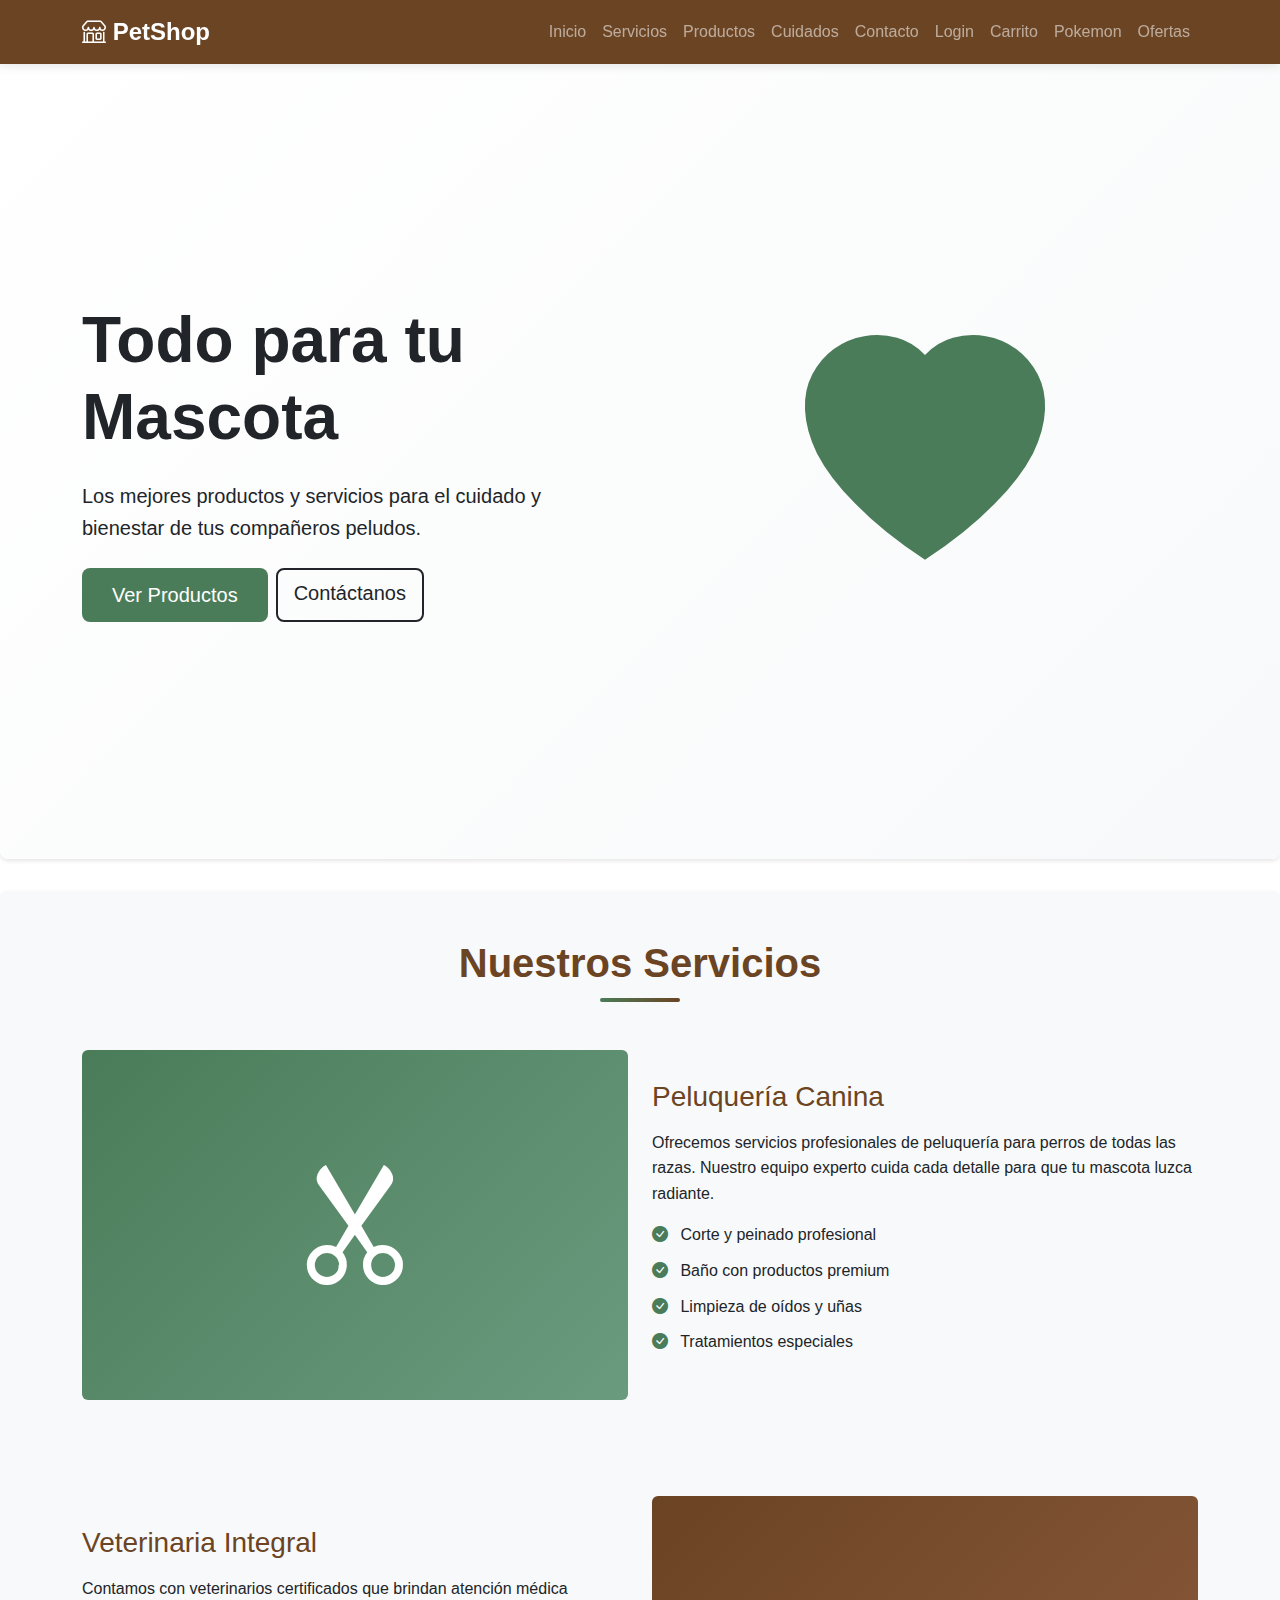
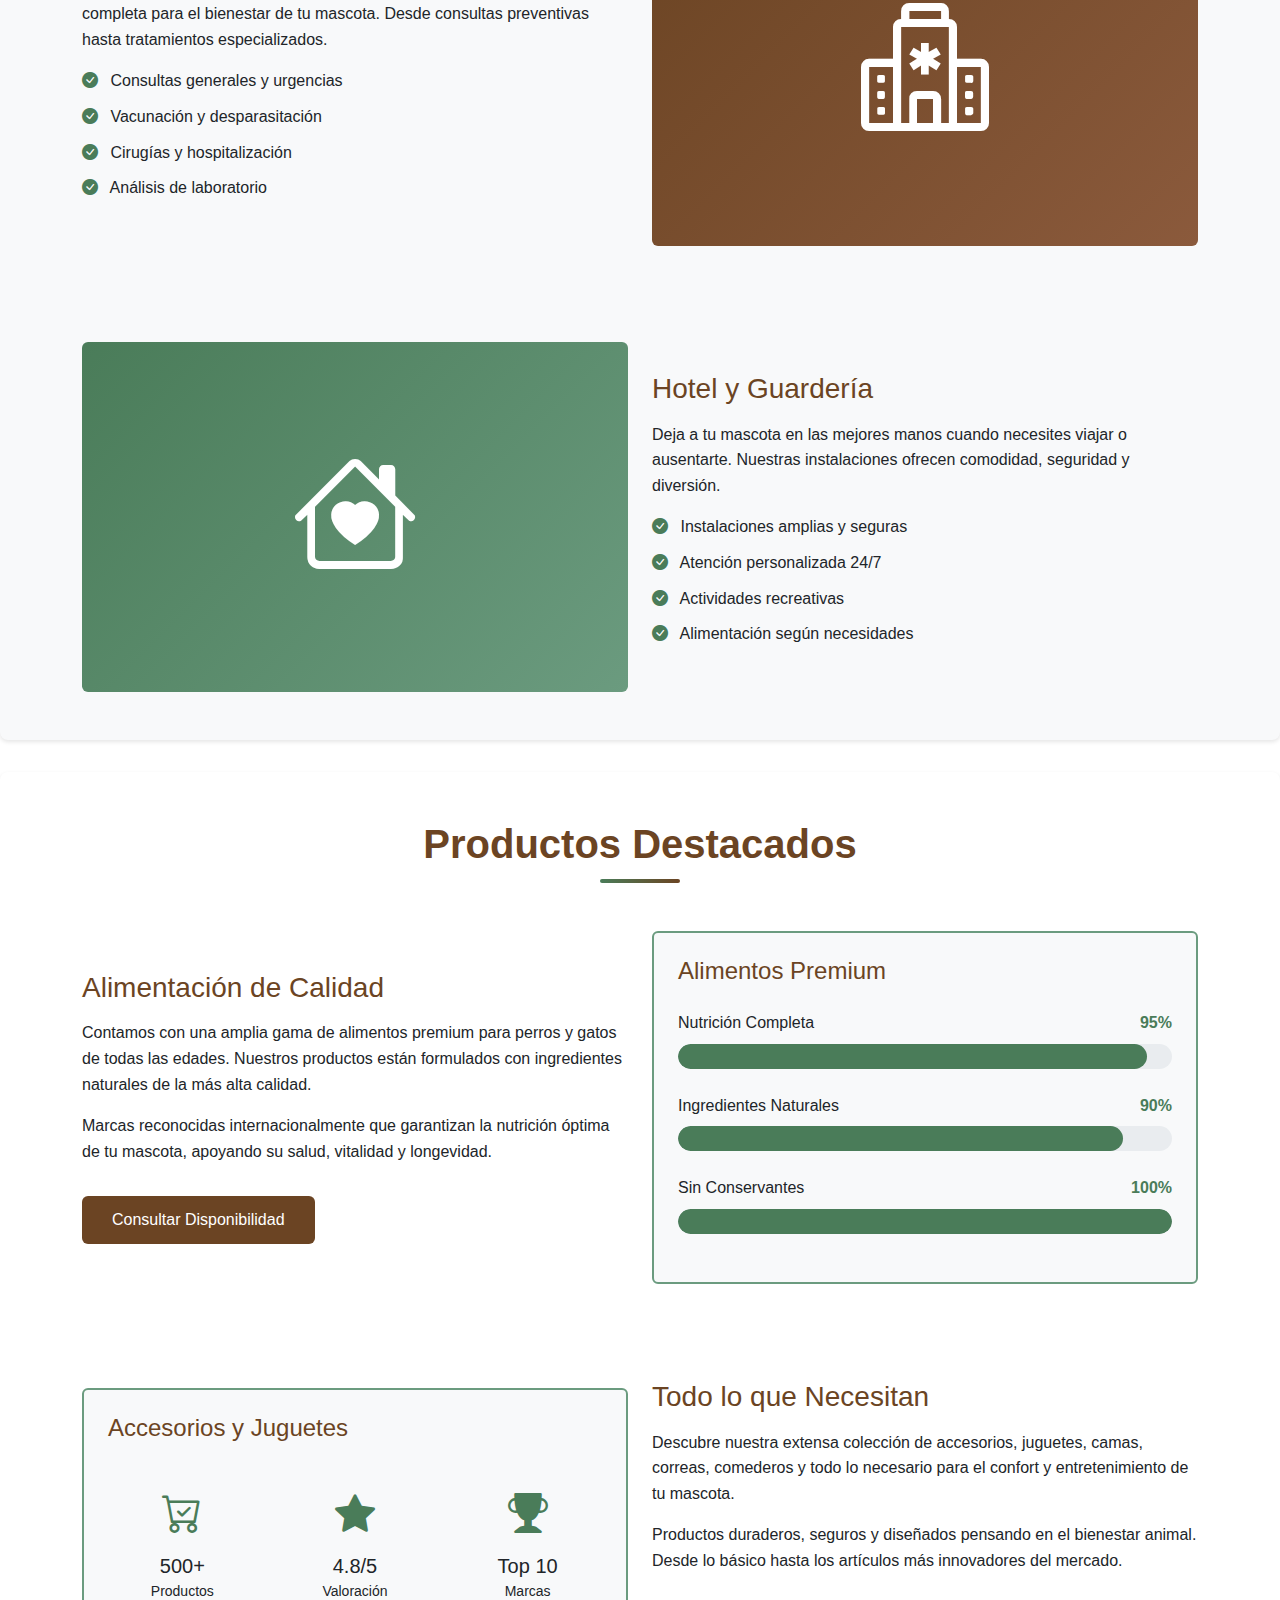
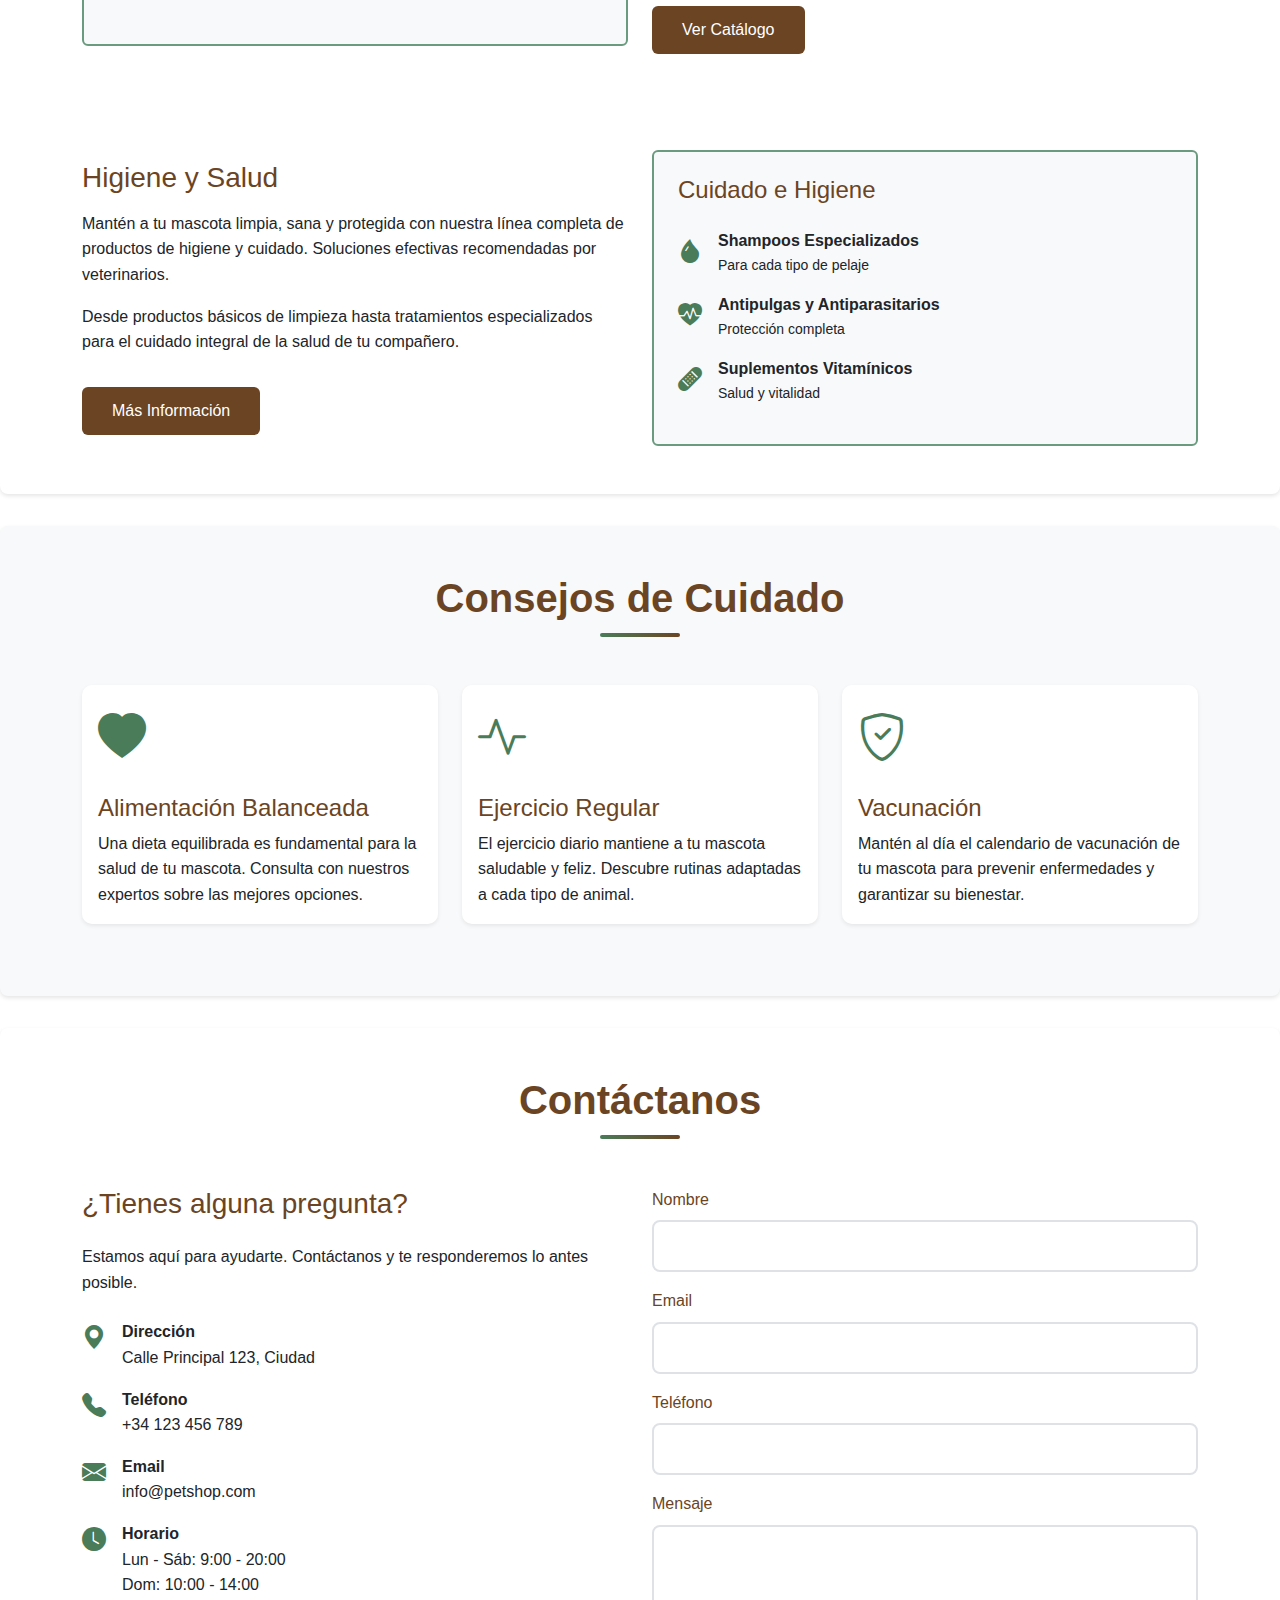
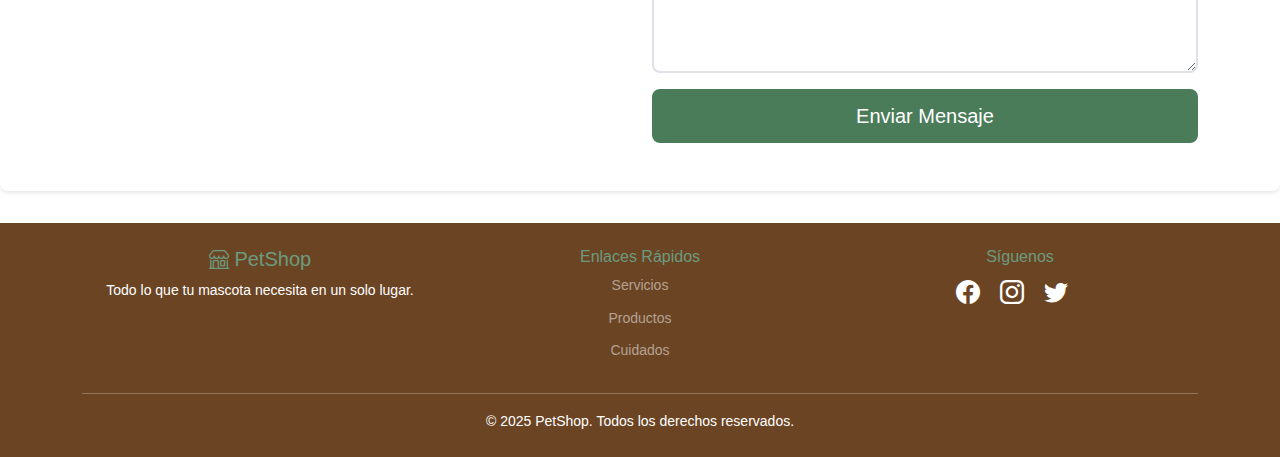
<file: index.html>
<!DOCTYPE html>
<html lang="es">

<head>
    <meta charset="UTF-8">
    <meta name="viewport" content="width=device-width, initial-scale=1.0">
    <meta name="description" content="Tienda de mascotas - Todo lo que tu mascota necesita">
    <meta name="author" content="PetShop">
    <title>PetShop - Tienda de Mascotas</title>
    <!-- Bootstrap CSS -->
    <link href="https://cdn.jsdelivr.net/npm/bootstrap@5.3.2/dist/css/bootstrap.min.css" rel="stylesheet">
    <!-- Bootstrap Icons -->
    <link rel="stylesheet" href="https://cdn.jsdelivr.net/npm/bootstrap-icons@1.11.1/font/bootstrap-icons.css">
    <!-- Custom CSS -->
    <link rel="stylesheet" href="css/styles.css">
</head>

<body>
    <!-- Navbar -->
    <nav class="navbar navbar-expand-lg navbar-dark bg-wood sticky-top">
        <div class="container">
            <a class="navbar-brand" href="#inicio">
                <i class="bi bi-shop"></i> PetShop
            </a>
            <button class="navbar-toggler" type="button" data-bs-toggle="collapse" data-bs-target="#navbarNav">
                <span class="navbar-toggler-icon"></span>
            </button>
            <div class="collapse navbar-collapse" id="navbarNav">
                <ul class="navbar-nav ms-auto">
                    <li class="nav-item">
                        <a class="nav-link" href="#inicio">Inicio</a>
                    </li>
                    <li class="nav-item">
                        <a class="nav-link" href="#servicios">Servicios</a>
                    </li>
                    <li class="nav-item">
                        <a class="nav-link" href="#productos">Productos</a>
                    </li>
                    <li class="nav-item">
                        <a class="nav-link" href="#cuidados">Cuidados</a>
                    </li>
                    <li class="nav-item">
                        <a class="nav-link" href="page/contacto.html">Contacto</a>
                    </li>
                    <li class="nav-item">
                        <a class="nav-link" href="/page/Login.html">Login</a>
                    </li>
                    <li class="nav-item">
                        <a class="nav-link" href="/page/pago.html">Carrito</a>
                    </li>
                    <li class="nav-item">
                        <a class="nav-link" href="/page/pokemon.html">Pokemon</a>
                    </li>
                    <li class="nav-item">
                        <a class="nav-link" href="/page/suscripcion.html">Ofertas</a>
                    </li>
                </ul>
            </div>
        </div>
    </nav>

    <!-- Hero Section -->
    <section id="inicio" class="hero-section">
        <div class="container">
            <div class="row align-items-center min-vh-75">
                <div class="col-lg-6 text-center text-lg-start mb-4 mb-lg-0">
                    <h1 class="display-3 fw-bold mb-4">Todo para tu Mascota</h1>
                    <p class="lead mb-4">Los mejores productos y servicios para el cuidado y bienestar de tus compañeros
                        peludos.</p>
                    <div class="d-grid d-sm-flex gap-2 justify-content-center justify-content-lg-start">
                        <a href="#productos" class="btn btn-leaf btn-lg">Ver Productos</a>
                        <a href="#contacto" class="btn btn-outline-dark btn-lg">Contáctanos</a>
                    </div>
                </div>
                <div class="col-lg-6 text-center mt-4 mt-lg-0">
                    <i class="bi bi-heart-fill text-leaf hero-icon"></i>
                </div>
            </div>
        </div>
    </section>

    <!-- Servicios Section -->
    <section id="servicios" class="py-5 bg-light">
        <div class="container">
            <h2 class="text-center mb-5 section-title">Nuestros Servicios</h2>

            <!-- Servicio 1: Imagen - Texto -->
            <div class="row align-items-center mb-5 pb-5">
                <div class="col-lg-6 mb-4 mb-lg-0">
                    <div
                        class="service-image-placeholder bg-leaf-light d-flex align-items-center justify-content-center rounded">
                        <i class="bi bi-scissors text-white" style="font-size: 8rem;"></i>
                    </div>
                </div>
                <div class="col-lg-6">
                    <h3 class="text-wood mb-3">Peluquería Canina</h3>
                    <p>Ofrecemos servicios profesionales de peluquería para perros de todas las razas. Nuestro equipo
                        experto cuida cada detalle para que tu mascota luzca radiante.</p>
                    <ul class="list-unstyled">
                        <li><i class="bi bi-check-circle-fill text-leaf me-2"></i> Corte y peinado profesional</li>
                        <li><i class="bi bi-check-circle-fill text-leaf me-2"></i> Baño con productos premium</li>
                        <li><i class="bi bi-check-circle-fill text-leaf me-2"></i> Limpieza de oídos y uñas</li>
                        <li><i class="bi bi-check-circle-fill text-leaf me-2"></i> Tratamientos especiales</li>
                    </ul>
                </div>
            </div>

            <!-- Servicio 2: Texto - Imagen -->
            <div class="row align-items-center mb-5 pb-5">
                <div class="col-lg-6 order-lg-2 mb-4 mb-lg-0">
                    <div
                        class="service-image-placeholder bg-wood-light d-flex align-items-center justify-content-center rounded">
                        <i class="bi bi-hospital text-white" style="font-size: 8rem;"></i>
                    </div>
                </div>
                <div class="col-lg-6 order-lg-1">
                    <h3 class="text-wood mb-3">Veterinaria Integral</h3>
                    <p>Contamos con veterinarios certificados que brindan atención médica completa para el bienestar de
                        tu mascota. Desde consultas preventivas hasta tratamientos especializados.</p>
                    <ul class="list-unstyled">
                        <li><i class="bi bi-check-circle-fill text-leaf me-2"></i> Consultas generales y urgencias</li>
                        <li><i class="bi bi-check-circle-fill text-leaf me-2"></i> Vacunación y desparasitación</li>
                        <li><i class="bi bi-check-circle-fill text-leaf me-2"></i> Cirugías y hospitalización</li>
                        <li><i class="bi bi-check-circle-fill text-leaf me-2"></i> Análisis de laboratorio</li>
                    </ul>
                </div>
            </div>

            <!-- Servicio 3: Imagen - Texto -->
            <div class="row align-items-center">
                <div class="col-lg-6 mb-4 mb-lg-0">
                    <div
                        class="service-image-placeholder bg-leaf-light d-flex align-items-center justify-content-center rounded">
                        <i class="bi bi-house-heart text-white" style="font-size: 8rem;"></i>
                    </div>
                </div>
                <div class="col-lg-6">
                    <h3 class="text-wood mb-3">Hotel y Guardería</h3>
                    <p>Deja a tu mascota en las mejores manos cuando necesites viajar o ausentarte. Nuestras
                        instalaciones ofrecen comodidad, seguridad y diversión.</p>
                    <ul class="list-unstyled">
                        <li><i class="bi bi-check-circle-fill text-leaf me-2"></i> Instalaciones amplias y seguras</li>
                        <li><i class="bi bi-check-circle-fill text-leaf me-2"></i> Atención personalizada 24/7</li>
                        <li><i class="bi bi-check-circle-fill text-leaf me-2"></i> Actividades recreativas</li>
                        <li><i class="bi bi-check-circle-fill text-leaf me-2"></i> Alimentación según necesidades</li>
                    </ul>
                </div>
            </div>
        </div>
    </section>

    <!-- Productos Section -->
    <section id="productos" class="py-5">
        <div class="container">
            <h2 class="text-center mb-5 section-title">Productos Destacados</h2>

            <!-- Producto 1: Texto - Gráfico -->
            <div class="row align-items-center mb-5 pb-5">
                <div class="col-lg-6 order-lg-2 mb-4 mb-lg-0">
                    <div class="stats-card p-4 bg-light rounded">
                        <h4 class="text-wood mb-4">Alimentos Premium</h4>
                        <div class="mb-4">
                            <div class="d-flex justify-content-between mb-2">
                                <span>Nutrición Completa</span>
                                <span class="text-leaf fw-bold">95%</span>
                            </div>
                            <div class="progress">
                                <div class="progress-bar bg-leaf" role="progressbar" style="width: 95%"></div>
                            </div>
                        </div>
                        <div class="mb-4">
                            <div class="d-flex justify-content-between mb-2">
                                <span>Ingredientes Naturales</span>
                                <span class="text-leaf fw-bold">90%</span>
                            </div>
                            <div class="progress">
                                <div class="progress-bar bg-leaf" role="progressbar" style="width: 90%"></div>
                            </div>
                        </div>
                        <div class="mb-4">
                            <div class="d-flex justify-content-between mb-2">
                                <span>Sin Conservantes</span>
                                <span class="text-leaf fw-bold">100%</span>
                            </div>
                            <div class="progress">
                                <div class="progress-bar bg-leaf" role="progressbar" style="width: 100%"></div>
                            </div>
                        </div>
                    </div>
                </div>
                <div class="col-lg-6 order-lg-1">
                    <h3 class="text-wood mb-3">Alimentación de Calidad</h3>
                    <p>Contamos con una amplia gama de alimentos premium para perros y gatos de todas las edades.
                        Nuestros productos están formulados con ingredientes naturales de la más alta calidad.</p>
                    <p>Marcas reconocidas internacionalmente que garantizan la nutrición óptima de tu mascota, apoyando
                        su salud, vitalidad y longevidad.</p>
                    <a href="#contacto" class="btn btn-wood mt-3">Consultar Disponibilidad</a>
                </div>
            </div>

            <!-- Producto 2: Gráfico - Texto -->
            <div class="row align-items-center mb-5 pb-5">
                <div class="col-lg-6 mb-4 mb-lg-0">
                    <div class="stats-card p-4 bg-light rounded">
                        <h4 class="text-wood mb-4">Accesorios y Juguetes</h4>
                        <div class="row text-center">
                            <div class="col-4">
                                <div class="stat-item p-3">
                                    <i class="bi bi-cart-check text-leaf" style="font-size: 2.5rem;"></i>
                                    <h5 class="mt-2 mb-0">500+</h5>
                                    <small>Productos</small>
                                </div>
                            </div>
                            <div class="col-4">
                                <div class="stat-item p-3">
                                    <i class="bi bi-star-fill text-leaf" style="font-size: 2.5rem;"></i>
                                    <h5 class="mt-2 mb-0">4.8/5</h5>
                                    <small>Valoración</small>
                                </div>
                            </div>
                            <div class="col-4">
                                <div class="stat-item p-3">
                                    <i class="bi bi-trophy-fill text-leaf" style="font-size: 2.5rem;"></i>
                                    <h5 class="mt-2 mb-0">Top 10</h5>
                                    <small>Marcas</small>
                                </div>
                            </div>
                        </div>
                    </div>
                </div>
                <div class="col-lg-6">
                    <h3 class="text-wood mb-3">Todo lo que Necesitan</h3>
                    <p>Descubre nuestra extensa colección de accesorios, juguetes, camas, correas, comederos y todo lo
                        necesario para el confort y entretenimiento de tu mascota.</p>
                    <p>Productos duraderos, seguros y diseñados pensando en el bienestar animal. Desde lo básico hasta
                        los artículos más innovadores del mercado.</p>
                    <a href="#contacto" class="btn btn-wood mt-3">Ver Catálogo</a>
                </div>
            </div>

            <!-- Producto 3: Texto - Gráfico -->
            <div class="row align-items-center">
                <div class="col-lg-6 order-lg-2 mb-4 mb-lg-0">
                    <div class="stats-card p-4 bg-light rounded">
                        <h4 class="text-wood mb-4">Cuidado e Higiene</h4>
                        <ul class="list-unstyled">
                            <li class="mb-3 d-flex align-items-center">
                                <i class="bi bi-droplet-fill text-leaf fs-4 me-3"></i>
                                <div>
                                    <strong>Shampoos Especializados</strong>
                                    <p class="mb-0 small">Para cada tipo de pelaje</p>
                                </div>
                            </li>
                            <li class="mb-3 d-flex align-items-center">
                                <i class="bi bi-heart-pulse-fill text-leaf fs-4 me-3"></i>
                                <div>
                                    <strong>Antipulgas y Antiparasitarios</strong>
                                    <p class="mb-0 small">Protección completa</p>
                                </div>
                            </li>
                            <li class="mb-3 d-flex align-items-center">
                                <i class="bi bi-bandaid-fill text-leaf fs-4 me-3"></i>
                                <div>
                                    <strong>Suplementos Vitamínicos</strong>
                                    <p class="mb-0 small">Salud y vitalidad</p>
                                </div>
                            </li>
                        </ul>
                    </div>
                </div>
                <div class="col-lg-6 order-lg-1">
                    <h3 class="text-wood mb-3">Higiene y Salud</h3>
                    <p>Mantén a tu mascota limpia, sana y protegida con nuestra línea completa de productos de higiene y
                        cuidado. Soluciones efectivas recomendadas por veterinarios.</p>
                    <p>Desde productos básicos de limpieza hasta tratamientos especializados para el cuidado integral de
                        la salud de tu compañero.</p>
                    <a href="#contacto" class="btn btn-wood mt-3">Más Información</a>
                </div>
            </div>
        </div>
    </section>

    <!-- Cuidados Section -->
    <section id="cuidados" class="py-5 bg-light">
        <div class="container">
            <h2 class="text-center mb-5 section-title">Consejos de Cuidado</h2>

            <div class="row">
                <div class="col-md-6 col-lg-4 mb-4">
                    <div class="card h-100 border-0 shadow-sm">
                        <div class="card-body">
                            <div class="text-leaf mb-3">
                                <i class="bi bi-heart-fill" style="font-size: 3rem;"></i>
                            </div>
                            <h4 class="card-title text-wood">Alimentación Balanceada</h4>
                            <p class="card-text">Una dieta equilibrada es fundamental para la salud de tu mascota.
                                Consulta con nuestros expertos sobre las mejores opciones.</p>
                        </div>
                    </div>
                </div>
                <div class="col-md-6 col-lg-4 mb-4">
                    <div class="card h-100 border-0 shadow-sm">
                        <div class="card-body">
                            <div class="text-leaf mb-3">
                                <i class="bi bi-activity" style="font-size: 3rem;"></i>
                            </div>
                            <h4 class="card-title text-wood">Ejercicio Regular</h4>
                            <p class="card-text">El ejercicio diario mantiene a tu mascota saludable y feliz. Descubre
                                rutinas adaptadas a cada tipo de animal.</p>
                        </div>
                    </div>
                </div>
                <div class="col-md-6 col-lg-4 mb-4">
                    <div class="card h-100 border-0 shadow-sm">
                        <div class="card-body">
                            <div class="text-leaf mb-3">
                                <i class="bi bi-shield-check" style="font-size: 3rem;"></i>
                            </div>
                            <h4 class="card-title text-wood">Vacunación</h4>
                            <p class="card-text">Mantén al día el calendario de vacunación de tu mascota para prevenir
                                enfermedades y garantizar su bienestar.</p>
                        </div>
                    </div>
                </div>
            </div>
        </div>
    </section>

    <!-- Contacto Section -->
    <section id="contacto" class="py-5">
        <div class="container">
            <h2 class="text-center mb-5 section-title">Contáctanos</h2>

            <div class="row">
                <div class="col-lg-6 mb-4">
                    <h3 class="text-wood mb-4">¿Tienes alguna pregunta?</h3>
                    <p class="mb-4">Estamos aquí para ayudarte. Contáctanos y te responderemos lo antes posible.</p>

                    <div class="contact-info">
                        <div class="d-flex mb-3">
                            <i class="bi bi-geo-alt-fill text-leaf fs-4 me-3"></i>
                            <div>
                                <strong>Dirección</strong>
                                <p class="mb-0">Calle Principal 123, Ciudad</p>
                            </div>
                        </div>
                        <div class="d-flex mb-3">
                            <i class="bi bi-telephone-fill text-leaf fs-4 me-3"></i>
                            <div>
                                <strong>Teléfono</strong>
                                <p class="mb-0">+34 123 456 789</p>
                            </div>
                        </div>
                        <div class="d-flex mb-3">
                            <i class="bi bi-envelope-fill text-leaf fs-4 me-3"></i>
                            <div>
                                <strong>Email</strong>
                                <p class="mb-0">info@petshop.com</p>
                            </div>
                        </div>
                        <div class="d-flex mb-3">
                            <i class="bi bi-clock-fill text-leaf fs-4 me-3"></i>
                            <div>
                                <strong>Horario</strong>
                                <p class="mb-0">Lun - Sáb: 9:00 - 20:00</p>
                                <p class="mb-0">Dom: 10:00 - 14:00</p>
                            </div>
                        </div>
                    </div>
                </div>

                <div class="col-lg-6">
                    <form class="contact-form">
                        <div class="mb-3">
                            <label for="nombre" class="form-label">Nombre</label>
                            <input type="text" class="form-control" id="nombre" required>
                        </div>
                        <div class="mb-3">
                            <label for="email" class="form-label">Email</label>
                            <input type="email" class="form-control" id="email" required>
                        </div>
                        <div class="mb-3">
                            <label for="telefono" class="form-label">Teléfono</label>
                            <input type="tel" class="form-control" id="telefono">
                        </div>
                        <div class="mb-3">
                            <label for="mensaje" class="form-label">Mensaje</label>
                            <textarea class="form-control" id="mensaje" rows="5" required></textarea>
                        </div>
                        <button type="submit" class="btn btn-leaf btn-lg w-100">Enviar Mensaje</button>
                    </form>
                </div>
            </div>
        </div>
    </section>

    <!-- Footer -->
    <footer class="bg-wood text-white py-4">
        <div class="container">
            <div class="row">
                <div class="col-md-4 mb-3 mb-md-0">
                    <h5><i class="bi bi-shop"></i> PetShop</h5>
                    <p class="small">Todo lo que tu mascota necesita en un solo lugar.</p>
                </div>
                <div class="col-md-4 mb-3 mb-md-0">
                    <h6>Enlaces Rápidos</h6>
                    <ul class="list-unstyled small">
                        <li><a href="#servicios" class="text-white-50 text-decoration-none">Servicios</a></li>
                        <li><a href="#productos" class="text-white-50 text-decoration-none">Productos</a></li>
                        <li><a href="#cuidados" class="text-white-50 text-decoration-none">Cuidados</a></li>
                    </ul>
                </div>
                <div class="col-md-4">
                    <h6>Síguenos</h6>
                    <div class="social-links">
                        <a href="#" class="text-white me-3"><i class="bi bi-facebook fs-4"></i></a>
                        <a href="#" class="text-white me-3"><i class="bi bi-instagram fs-4"></i></a>
                        <a href="#" class="text-white me-3"><i class="bi bi-twitter fs-4"></i></a>
                    </div>
                </div>
            </div>
            <hr class="my-3 bg-white">
            <p class="text-center mb-0 small">&copy; 2025 PetShop. Todos los derechos reservados.</p>
        </div>
    </footer>

    <!-- Bootstrap JS -->
    <script src="https://cdn.jsdelivr.net/npm/bootstrap@5.3.2/dist/js/bootstrap.bundle.min.js"></script>
</body>

</html>
</file>
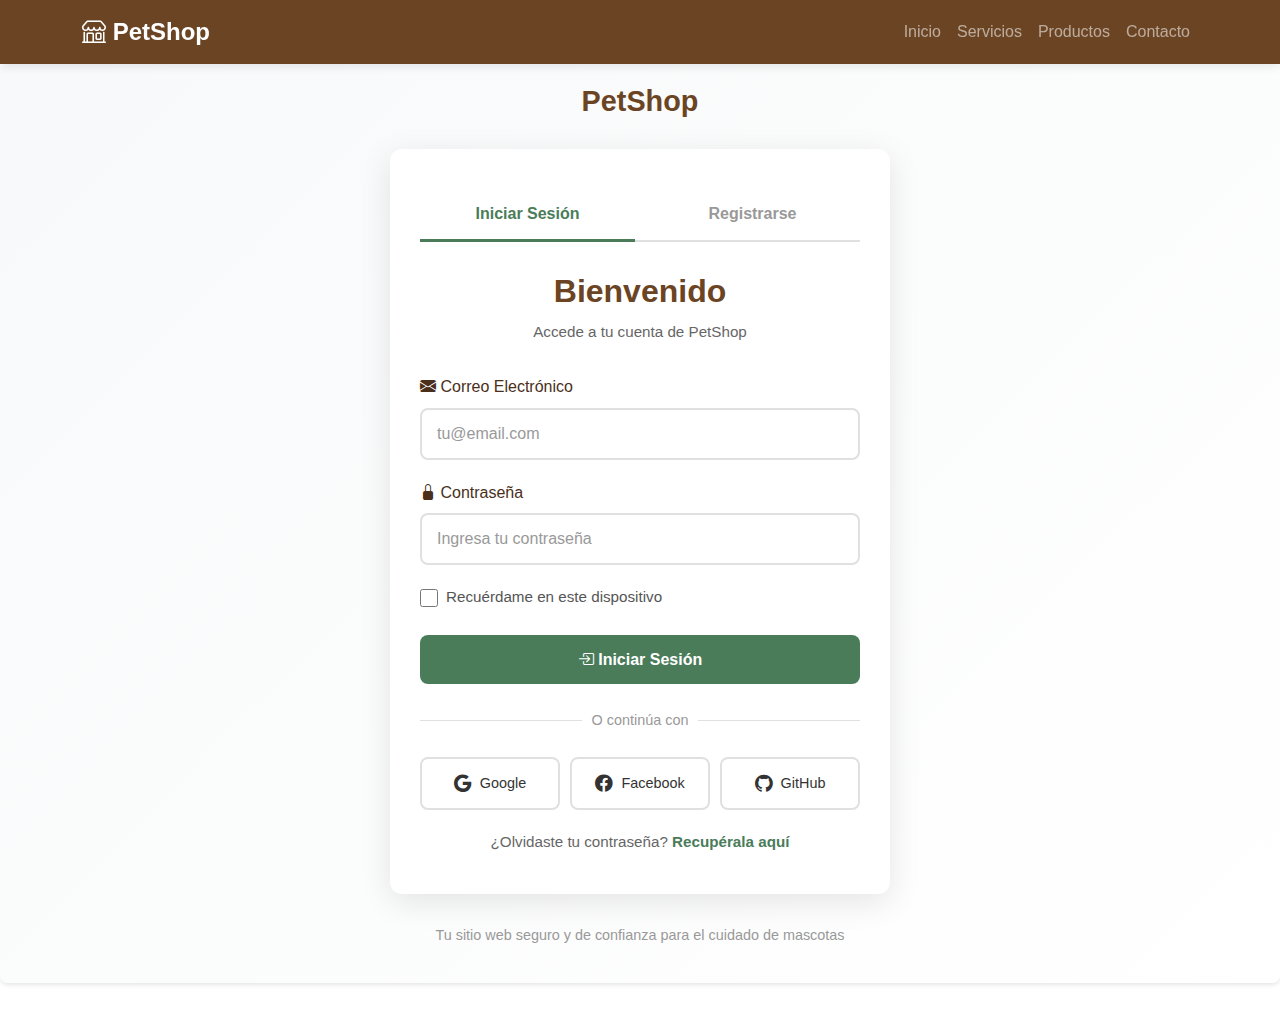
<file: page/Login.html>
<!DOCTYPE html>
<html lang="es">

<head>
    <meta charset="UTF-8">
    <meta name="viewport" content="width=device-width, initial-scale=1.0">
    <meta name="description" content="Acceso - PetShop">
    <meta name="author" content="PetShop">
    <title>Acceso - PetShop</title>
    <!-- Bootstrap CSS -->
    <link href="https://cdn.jsdelivr.net/npm/bootstrap@5.3.2/dist/css/bootstrap.min.css" rel="stylesheet">
    <!-- Bootstrap Icons -->
    <link rel="stylesheet" href="https://cdn.jsdelivr.net/npm/bootstrap-icons@1.11.1/font/bootstrap-icons.css">
    <!-- Custom CSS -->
    <link rel="stylesheet" href="../css/styles.css">
    <style>
        /* Estilos específicos para la página de login */
        .auth-section {
            min-height: 100vh;
            display: flex;
            align-items: center;
            background: linear-gradient(135deg, #F8F9FA 0%, #FFFFFF 100%);
            padding: 20px 0;
        }

        .auth-container {
            max-width: 500px;
            margin: 0 auto;
            width: 100%;
        }

        .auth-card {
            background: white;
            border-radius: 12px;
            box-shadow: 0 8px 32px rgba(0, 0, 0, 0.1);
            padding: 40px 30px;
            transition: all 0.3s ease;
        }

        .auth-card:hover {
            box-shadow: 0 12px 48px rgba(0, 0, 0, 0.15);
        }

        .auth-card h2 {
            color: #6B4423;
            font-weight: bold;
            margin-bottom: 10px;
            text-align: center;
        }

        .auth-subtitle {
            text-align: center;
            color: #666;
            margin-bottom: 30px;
            font-size: 0.95rem;
        }

        .form-group {
            margin-bottom: 20px;
        }

        .form-label {
            color: #4A2F1A;
            font-weight: 500;
            margin-bottom: 8px;
            display: block;
        }

        .form-control {
            border: 2px solid #E0E0E0;
            border-radius: 8px;
            padding: 12px 15px;
            font-size: 1rem;
            transition: all 0.3s ease;
            background-color: #FFFFFF;
        }

        .form-control:focus {
            border-color: #4A7C59;
            box-shadow: 0 0 0 0.2rem rgba(74, 124, 89, 0.15);
            background-color: #FFFFFF;
        }

        .form-control::placeholder {
            color: #999;
        }

        .form-checkbox {
            display: flex;
            align-items: center;
            gap: 8px;
            margin: 15px 0;
        }

        .form-checkbox input[type="checkbox"] {
            width: 18px;
            height: 18px;
            accent-color: #4A7C59;
            cursor: pointer;
        }

        .form-checkbox label {
            margin: 0;
            cursor: pointer;
            color: #555;
            font-size: 0.95rem;
        }

        .btn-auth {
            width: 100%;
            padding: 12px;
            font-size: 1rem;
            font-weight: 600;
            border-radius: 8px;
            border: none;
            transition: all 0.3s ease;
            margin-top: 10px;
        }

        .btn-login {
            background-color: #4A7C59;
            color: white;
        }

        .btn-login:hover {
            background-color: #2E5A3D;
            color: white;
            transform: translateY(-2px);
            box-shadow: 0 4px 12px rgba(74, 124, 89, 0.3);
        }

        .btn-register {
            background-color: #6B4423;
            color: white;
        }

        .btn-register:hover {
            background-color: #4A2F1A;
            color: white;
            transform: translateY(-2px);
            box-shadow: 0 4px 12px rgba(107, 68, 35, 0.3);
        }

        .auth-divider {
            display: flex;
            align-items: center;
            margin: 25px 0;
            color: #999;
        }

        .auth-divider::before,
        .auth-divider::after {
            content: '';
            flex: 1;
            height: 1px;
            background-color: #E0E0E0;
        }

        .auth-divider span {
            padding: 0 10px;
            font-size: 0.9rem;
        }

        .auth-footer {
            text-align: center;
            margin-top: 20px;
            color: #666;
            font-size: 0.95rem;
        }

        .auth-footer a {
            color: #4A7C59;
            text-decoration: none;
            font-weight: 600;
            transition: all 0.3s ease;
        }

        .auth-footer a:hover {
            color: #2E5A3D;
            text-decoration: underline;
        }

        .auth-link {
            color: #6B4423;
            text-decoration: none;
            font-weight: 500;
            transition: all 0.3s ease;
        }

        .auth-link:hover {
            color: #4A2F1A;
            text-decoration: underline;
        }

        .toggle-form {
            cursor: pointer;
            user-select: none;
        }

        /* Toggle de formularios */
        .form-toggle {
            display: flex;
            gap: 10px;
            margin-bottom: 30px;
            border-bottom: 2px solid #E0E0E0;
        }

        .toggle-btn {
            flex: 1;
            padding: 12px;
            background: transparent;
            border: none;
            font-size: 1rem;
            font-weight: 600;
            color: #999;
            cursor: pointer;
            transition: all 0.3s ease;
            border-bottom: 3px solid transparent;
            margin-bottom: -2px;
        }

        .toggle-btn.active {
            color: #4A7C59;
            border-bottom-color: #4A7C59;
        }

        .toggle-btn:hover:not(.active) {
            color: #666;
        }

        /* Responsive */
        @media (max-width: 576px) {
            .auth-card {
                padding: 30px 20px;
            }

            .auth-card h2 {
                font-size: 1.75rem;
            }

            .btn-auth {
                padding: 11px;
                font-size: 0.95rem;
            }

            .form-label {
                font-size: 0.95rem;
            }

            .form-control {
                padding: 10px 12px;
                font-size: 0.95rem;
            }
        }

        @media (max-width: 480px) {
            .auth-section {
                padding: 15px 0;
            }

            .auth-card {
                padding: 25px 15px;
                border-radius: 8px;
            }

            .auth-card h2 {
                font-size: 1.5rem;
                margin-bottom: 8px;
            }

            .auth-subtitle {
                font-size: 0.9rem;
                margin-bottom: 20px;
            }

            .form-group {
                margin-bottom: 16px;
            }

            .toggle-btn {
                font-size: 0.9rem;
                padding: 10px;
            }
        }

        /* Animación de transición entre formularios */
        .form-content {
            animation: fadeIn 0.3s ease-in;
        }

        @keyframes fadeIn {
            from {
                opacity: 0;
            }
            to {
                opacity: 1;
            }
        }

        .hidden {
            display: none;
        }

        /* Logo en la parte superior */
        .auth-logo {
            text-align: center;
            margin-bottom: 30px;
        }

        .auth-logo i {
            font-size: 3rem;
            color: #4A7C59;
            margin-bottom: 10px;
        }

        .auth-logo h1 {
            color: #6B4423;
            font-weight: bold;
            font-size: 1.8rem;
            margin: 0;
        }

        /* Social login buttons */
        .social-login {
            display: flex;
            gap: 10px;
            margin: 20px 0;
        }

        .social-btn {
            flex: 1;
            padding: 10px;
            border: 2px solid #E0E0E0;
            border-radius: 8px;
            background: white;
            color: #333;
            font-size: 0.9rem;
            cursor: pointer;
            transition: all 0.3s ease;
            display: flex;
            align-items: center;
            justify-content: center;
            gap: 8px;
        }

        .social-btn:hover {
            border-color: #4A7C59;
            background-color: #F8F9FA;
            transform: translateY(-2px);
        }

        .social-btn i {
            font-size: 1.1rem;
        }

        /* Feedback messages */
        .alert-custom {
            border-radius: 8px;
            border: none;
            margin-bottom: 20px;
        }

        .alert-success-custom {
            background-color: #E8F5E9;
            color: #2E5A3D;
        }

        .alert-error-custom {
            background-color: #FFEBEE;
            color: #C62828;
        }
    </style>
</head>

<body>
    <!-- Navbar -->
    <nav class="navbar navbar-expand-lg navbar-dark bg-wood sticky-top">
        <div class="container">
            <a class="navbar-brand" href="../index.html">
                <i class="bi bi-shop"></i> PetShop
            </a>
            <button class="navbar-toggler" type="button" data-bs-toggle="collapse" data-bs-target="#navbarNav">
                <span class="navbar-toggler-icon"></span>
            </button>
            <div class="collapse navbar-collapse" id="navbarNav">
                <ul class="navbar-nav ms-auto">
                    <li class="nav-item">
                        <a class="nav-link" href="../index.html">Inicio</a>
                    </li>
                    <li class="nav-item">
                        <a class="nav-link" href="../index.html#servicios">Servicios</a>
                    </li>
                    <li class="nav-item">
                        <a class="nav-link" href="../index.html#productos">Productos</a>
                    </li>
                    <li class="nav-item">
                        <a class="nav-link" href="../index.html#contacto">Contacto</a>
                    </li>
                </ul>
            </div>
        </div>
    </nav>

    <!-- Auth Section -->
    <section class="auth-section">
        <div class="auth-container">
            <!-- Logo -->
            <div class="auth-logo">
                <i class="bi bi-paw-fill"></i>
                <h1>PetShop</h1>
            </div>

            <!-- Auth Card -->
            <div class="auth-card">
                <!-- Toggle Buttons -->
                <div class="form-toggle">
                    <button class="toggle-btn active" id="loginTab">Iniciar Sesión</button>
                    <button class="toggle-btn" id="registerTab">Registrarse</button>
                </div>

                <!-- Login Form -->
                <form class="form-content" id="loginForm">
                    <h2>Bienvenido</h2>
                    <p class="auth-subtitle">Accede a tu cuenta de PetShop</p>

                    <div class="form-group">
                        <label class="form-label" for="loginEmail">
                            <i class="bi bi-envelope-fill"></i> Correo Electrónico
                        </label>
                        <input type="email" class="form-control" id="loginEmail" placeholder="tu@email.com" required>
                    </div>

                    <div class="form-group">
                        <label class="form-label" for="loginPassword">
                            <i class="bi bi-lock-fill"></i> Contraseña
                        </label>
                        <input type="password" class="form-control" id="loginPassword" placeholder="Ingresa tu contraseña" required>
                    </div>

                    <div class="form-checkbox">
                        <input type="checkbox" id="rememberMe">
                        <label for="rememberMe">Recuérdame en este dispositivo</label>
                    </div>

                    <button type="submit" class="btn-auth btn-login">
                        <i class="bi bi-box-arrow-in-right"></i> Iniciar Sesión
                    </button>

                    <div class="auth-divider">
                        <span>O continúa con</span>
                    </div>

                    <div class="social-login">
                        <button type="button" class="social-btn">
                            <i class="bi bi-google"></i>
                            <span class="d-none d-sm-inline">Google</span>
                        </button>
                        <button type="button" class="social-btn">
                            <i class="bi bi-facebook"></i>
                            <span class="d-none d-sm-inline">Facebook</span>
                        </button>
                        <button type="button" class="social-btn">
                            <i class="bi bi-github"></i>
                            <span class="d-none d-sm-inline">GitHub</span>
                        </button>
                    </div>

                    <div class="auth-footer">
                        ¿Olvidaste tu contraseña? <a href="#" class="auth-link">Recupérala aquí</a>
                    </div>
                </form>

                <!-- Register Form -->
                <form class="form-content hidden" id="registerForm">
                    <h2>Crear Cuenta</h2>
                    <p class="auth-subtitle">Únete a la comunidad PetShop</p>

                    <div class="form-group">
                        <label class="form-label" for="registerName">
                            <i class="bi bi-person-fill"></i> Nombre Completo
                        </label>
                        <input type="text" class="form-control" id="registerName" placeholder="Tu nombre completo" required>
                    </div>

                    <div class="form-group">
                        <label class="form-label" for="registerEmail">
                            <i class="bi bi-envelope-fill"></i> Correo Electrónico
                        </label>
                        <input type="email" class="form-control" id="registerEmail" placeholder="tu@email.com" required>
                    </div>

                    <div class="form-group">
                        <label class="form-label" for="registerPhone">
                            <i class="bi bi-telephone-fill"></i> Teléfono
                        </label>
                        <input type="tel" class="form-control" id="registerPhone" placeholder="+34 xxx xxx xxx" required>
                    </div>

                    <div class="form-group">
                        <label class="form-label" for="registerPassword">
                            <i class="bi bi-lock-fill"></i> Contraseña
                        </label>
                        <input type="password" class="form-control" id="registerPassword" placeholder="Mínimo 8 caracteres" required>
                    </div>

                    <div class="form-group">
                        <label class="form-label" for="registerConfirmPassword">
                            <i class="bi bi-shield-lock-fill"></i> Confirmar Contraseña
                        </label>
                        <input type="password" class="form-control" id="registerConfirmPassword" placeholder="Repite tu contraseña" required>
                    </div>

                    <div class="form-checkbox">
                        <input type="checkbox" id="agreeTerms" required>
                        <label for="agreeTerms">Acepto los <a href="#" class="auth-link">términos y condiciones</a></label>
                    </div>

                    <div class="form-checkbox">
                        <input type="checkbox" id="agreePrivacy">
                        <label for="agreePrivacy">Acepto la <a href="#" class="auth-link">política de privacidad</a></label>
                    </div>

                    <button type="submit" class="btn-auth btn-register">
                        <i class="bi bi-person-plus-fill"></i> Crear Cuenta
                    </button>

                    <div class="auth-divider">
                        <span>O regístrate con</span>
                    </div>

                    <div class="social-login">
                        <button type="button" class="social-btn">
                            <i class="bi bi-google"></i>
                            <span class="d-none d-sm-inline">Google</span>
                        </button>
                        <button type="button" class="social-btn">
                            <i class="bi bi-facebook"></i>
                            <span class="d-none d-sm-inline">Facebook</span>
                        </button>
                        <button type="button" class="social-btn">
                            <i class="bi bi-github"></i>
                            <span class="d-none d-sm-inline">GitHub</span>
                        </button>
                    </div>

                    <div class="auth-footer">
                        ¿Ya tienes cuenta? <a href="#" class="auth-link toggle-form" onclick="document.getElementById('loginTab').click(); return false;">Inicia sesión aquí</a>
                    </div>
                </form>
            </div>

            <!-- Footer info -->
            <div style="text-align: center; margin-top: 30px; color: #999; font-size: 0.9rem;">
                <p>Tu sitio web seguro y de confianza para el cuidado de mascotas</p>
            </div>
        </div>
    </section>

    <!-- Bootstrap JS -->
    <script src="https://cdn.jsdelivr.net/npm/bootstrap@5.3.2/dist/js/bootstrap.bundle.min.js"></script>

    <script>
        // Toggle entre formularios de login y registro
        const loginTab = document.getElementById('loginTab');
        const registerTab = document.getElementById('registerTab');
        const loginForm = document.getElementById('loginForm');
        const registerForm = document.getElementById('registerForm');

        loginTab.addEventListener('click', () => {
            loginForm.classList.remove('hidden');
            registerForm.classList.add('hidden');
            loginTab.classList.add('active');
            registerTab.classList.remove('active');
        });

        registerTab.addEventListener('click', () => {
            loginForm.classList.add('hidden');
            registerForm.classList.remove('hidden');
            registerTab.classList.add('active');
            loginTab.classList.remove('active');
        });

        // Manejo de envío de formulario de login
        loginForm.addEventListener('submit', (e) => {
            e.preventDefault();
            const email = document.getElementById('loginEmail').value;
            const password = document.getElementById('loginPassword').value;
            console.log('Login:', { email, password });
            alert('Formulario de login enviado correctamente');
            loginForm.reset();
        });

        // Manejo de envío de formulario de registro
        registerForm.addEventListener('submit', (e) => {
            e.preventDefault();
            const name = document.getElementById('registerName').value;
            const email = document.getElementById('registerEmail').value;
            const phone = document.getElementById('registerPhone').value;
            const password = document.getElementById('registerPassword').value;
            const confirmPassword = document.getElementById('registerConfirmPassword').value;

            if (password !== confirmPassword) {
                alert('Las contraseñas no coinciden');
                return;
            }

            console.log('Register:', { name, email, phone, password });
            alert('Cuenta creada correctamente');
            registerForm.reset();
        });

        // Manejo de botones sociales
        const socialBtns = document.querySelectorAll('.social-btn');
        socialBtns.forEach(btn => {
            btn.addEventListener('click', (e) => {
                e.preventDefault();
                const provider = btn.querySelector('i').classList[1].split('-')[1];
                console.log('Social login with:', provider);
                alert(`Iniciando sesión con ${provider.charAt(0).toUpperCase() + provider.slice(1)}`);
            });
        });
    </script>
</body>

</html>
</file>
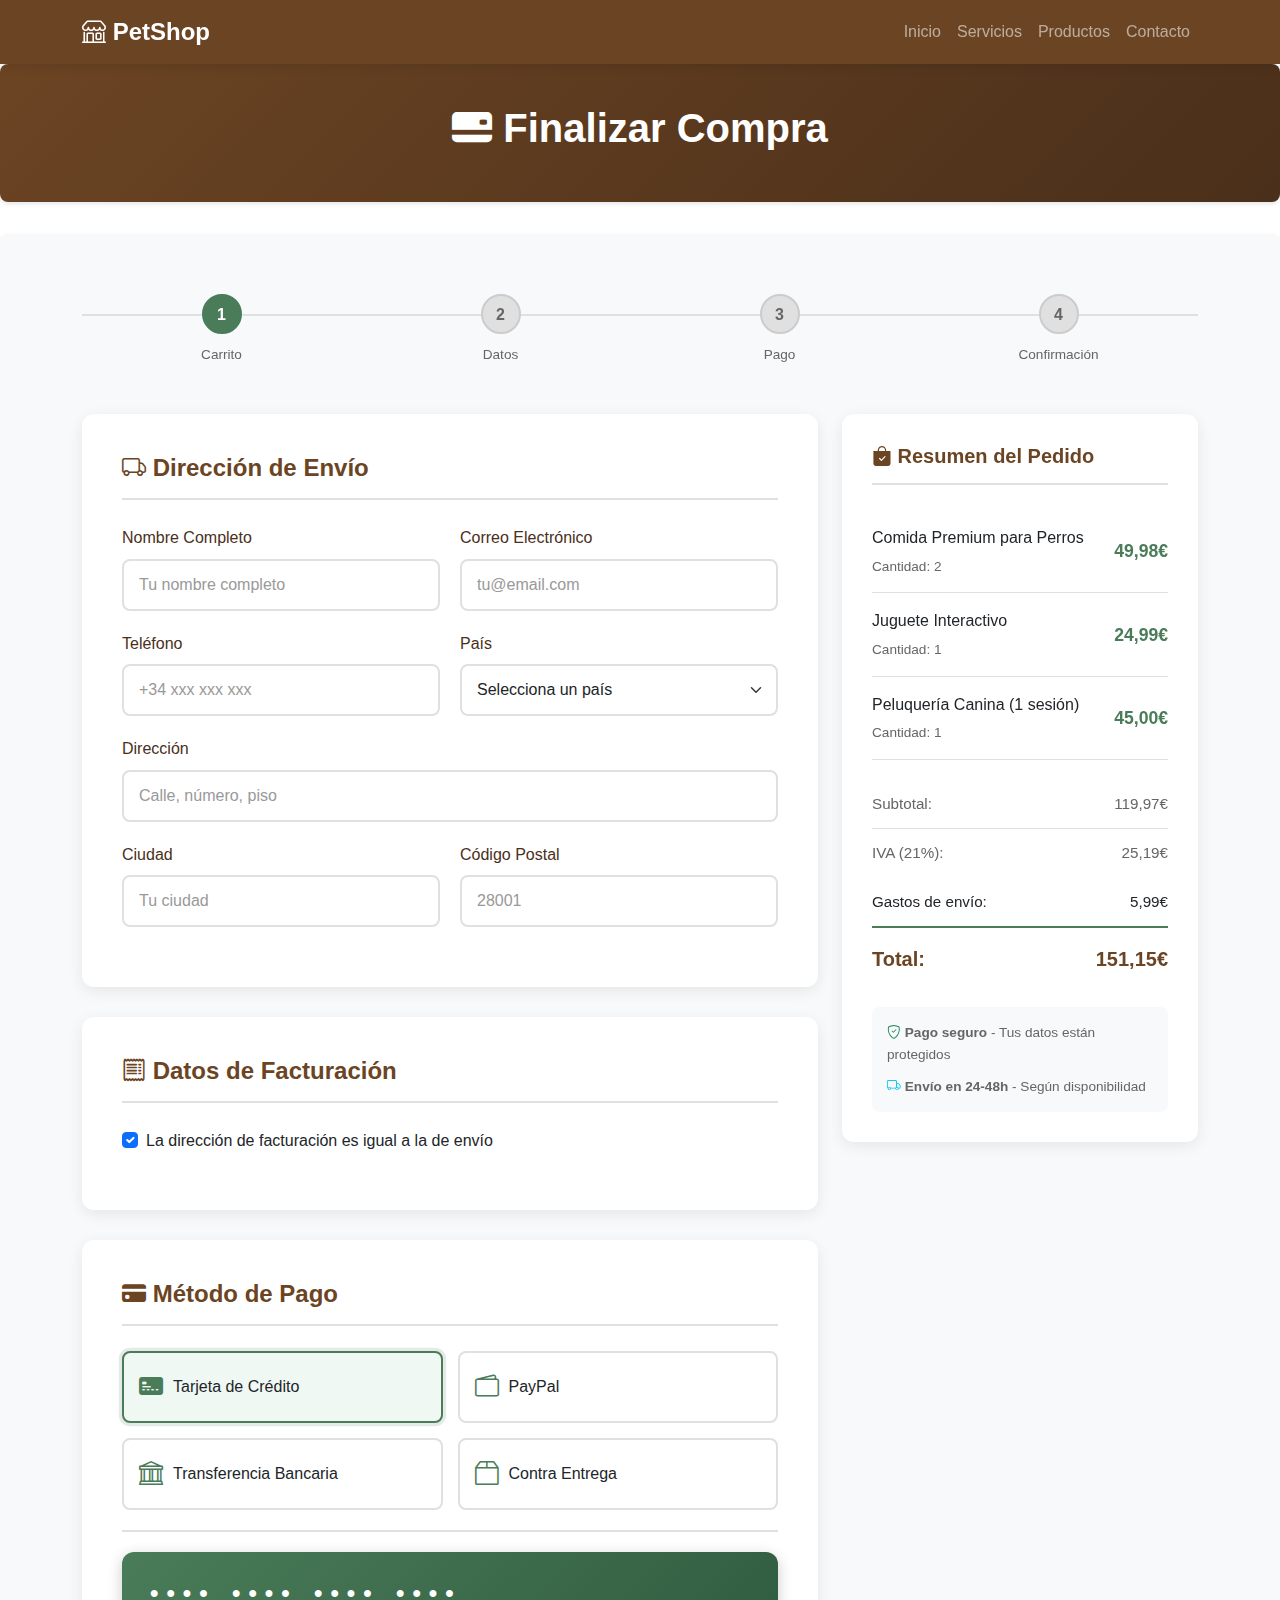
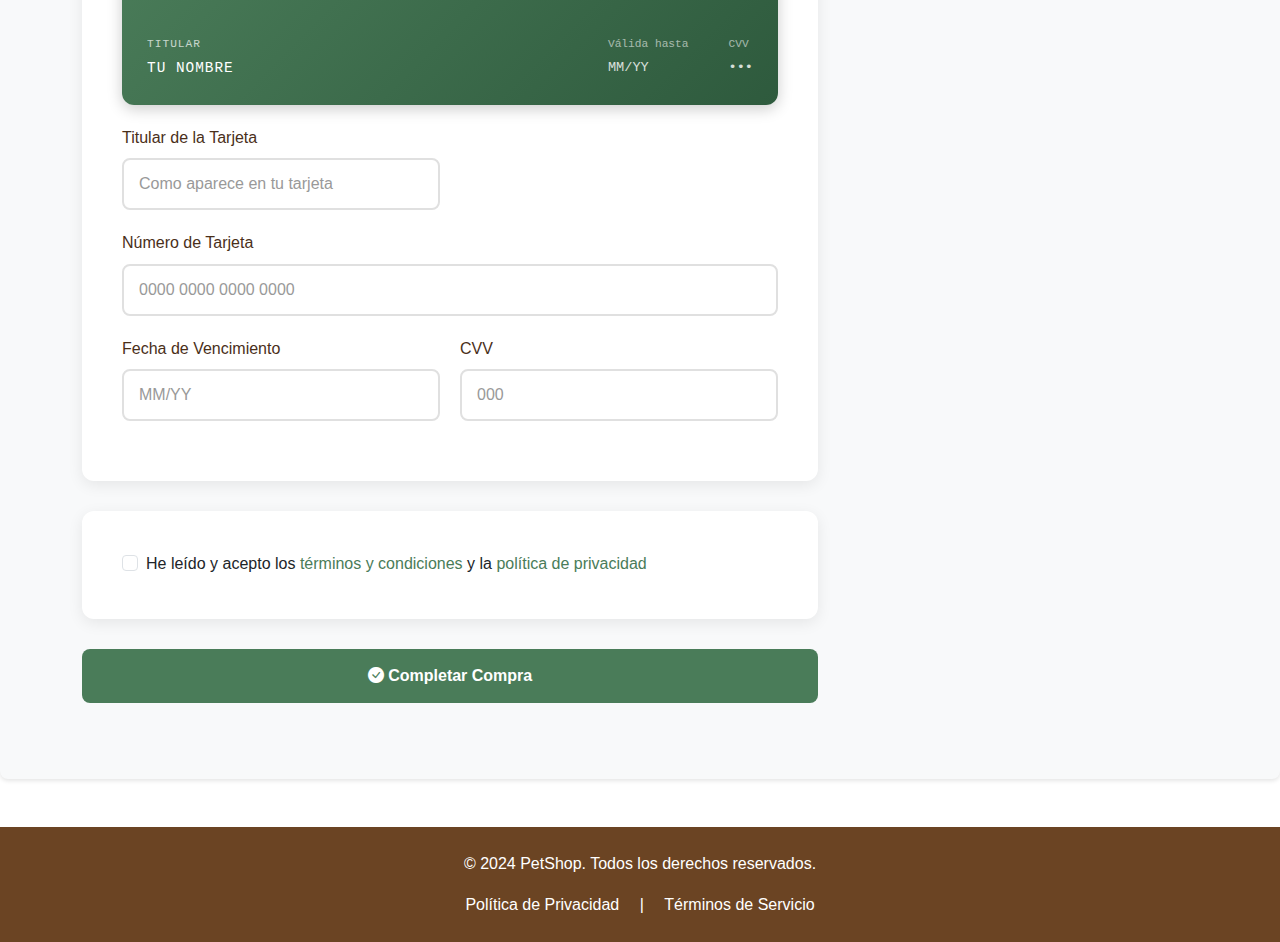
<file: page/pago.html>
<!DOCTYPE html>
<html lang="es">

<head>
    <meta charset="UTF-8">
    <meta name="viewport" content="width=device-width, initial-scale=1.0">
    <meta name="description" content="Pago - PetShop">
    <meta name="author" content="PetShop">
    <title>Pago - PetShop</title>
    <!-- Bootstrap CSS -->
    <link href="https://cdn.jsdelivr.net/npm/bootstrap@5.3.2/dist/css/bootstrap.min.css" rel="stylesheet">
    <!-- Bootstrap Icons -->
    <link rel="stylesheet" href="https://cdn.jsdelivr.net/npm/bootstrap-icons@1.11.1/font/bootstrap-icons.css">
    <!-- Custom CSS -->
    <link rel="stylesheet" href="../css/styles.css">
    <style>
        /* Estilos específicos para la página de pago */
        .payment-header {
            background: linear-gradient(135deg, #6B4423 0%, #4A2F1A 100%);
            color: white;
            padding: 40px 0;
            text-align: center;
        }

        .payment-header h1 {
            font-size: 2.5rem;
            font-weight: bold;
            margin-bottom: 10px;
        }

        .payment-section {
            padding: 60px 0;
            background-color: #F8F9FA;
            min-height: 100vh;
        }

        /* Paso de progreso */
        .progress-steps {
            display: flex;
            justify-content: space-between;
            margin-bottom: 40px;
            position: relative;
        }

        .progress-steps::before {
            content: '';
            position: absolute;
            top: 20px;
            left: 0;
            right: 0;
            height: 2px;
            background-color: #E0E0E0;
            z-index: 0;
        }

        .progress-step {
            display: flex;
            flex-direction: column;
            align-items: center;
            flex: 1;
            position: relative;
            z-index: 1;
        }

        .progress-circle {
            width: 40px;
            height: 40px;
            border-radius: 50%;
            background-color: #E0E0E0;
            border: 2px solid #CCC;
            display: flex;
            align-items: center;
            justify-content: center;
            color: #666;
            font-weight: bold;
            margin-bottom: 10px;
            transition: all 0.3s ease;
        }

        .progress-step.active .progress-circle {
            background-color: #4A7C59;
            border-color: #4A7C59;
            color: white;
        }

        .progress-step.completed .progress-circle {
            background-color: #2E5A3D;
            border-color: #2E5A3D;
            color: white;
        }

        .progress-label {
            font-size: 0.85rem;
            color: #666;
            text-align: center;
            font-weight: 500;
        }

        /* Contenedores de formulario */
        .payment-container {
            background: white;
            border-radius: 12px;
            padding: 40px;
            box-shadow: 0 4px 15px rgba(0, 0, 0, 0.08);
            margin-bottom: 30px;
        }

        .payment-container h2 {
            color: #6B4423;
            font-weight: bold;
            margin-bottom: 25px;
            font-size: 1.5rem;
            border-bottom: 2px solid #E0E0E0;
            padding-bottom: 15px;
        }

        .form-group {
            margin-bottom: 20px;
        }

        .form-label {
            color: #4A2F1A;
            font-weight: 500;
            margin-bottom: 8px;
            display: block;
        }

        .form-control,
        .form-select {
            border: 2px solid #E0E0E0;
            border-radius: 8px;
            padding: 12px 15px;
            font-size: 1rem;
            transition: all 0.3s ease;
            background-color: #FFFFFF;
        }

        .form-control:focus,
        .form-select:focus {
            border-color: #4A7C59;
            box-shadow: 0 0 0 0.2rem rgba(74, 124, 89, 0.15);
            background-color: #FFFFFF;
        }

        .form-control::placeholder {
            color: #999;
        }

        .form-row {
            display: grid;
            grid-template-columns: 1fr 1fr;
            gap: 20px;
        }

        .form-row.full {
            grid-template-columns: 1fr;
        }

        /* Tarjeta de carrito/resumen */
        .order-summary {
            background: white;
            border-radius: 12px;
            padding: 30px;
            box-shadow: 0 4px 15px rgba(0, 0, 0, 0.08);
            position: sticky;
            top: 100px;
        }

        .order-summary h3 {
            color: #6B4423;
            font-weight: bold;
            margin-bottom: 25px;
            font-size: 1.25rem;
            border-bottom: 2px solid #E0E0E0;
            padding-bottom: 15px;
        }

        .order-item {
            display: flex;
            justify-content: space-between;
            align-items: center;
            padding: 15px 0;
            border-bottom: 1px solid #E0E0E0;
        }

        .order-item:last-child {
            border-bottom: none;
        }

        .item-details {
            flex: 1;
        }

        .item-name {
            font-weight: 500;
            color: #212529;
            margin-bottom: 5px;
        }

        .item-quantity {
            font-size: 0.85rem;
            color: #666;
        }

        .item-price {
            font-weight: 600;
            color: #4A7C59;
            font-size: 1.1rem;
        }

        .order-summary-row {
            display: flex;
            justify-content: space-between;
            padding: 12px 0;
            font-size: 0.95rem;
        }

        .order-summary-row.subtotal {
            color: #666;
            border-bottom: 1px solid #E0E0E0;
        }

        .order-summary-row.tax {
            color: #666;
        }

        .order-summary-row.total {
            font-weight: bold;
            font-size: 1.25rem;
            color: #6B4423;
            padding-top: 15px;
            border-top: 2px solid #4A7C59;
        }

        /* Métodos de pago */
        .payment-methods {
            display: grid;
            grid-template-columns: 1fr 1fr;
            gap: 15px;
            margin-bottom: 20px;
        }

        .payment-method {
            position: relative;
        }

        .payment-method input[type="radio"] {
            display: none;
        }

        .payment-method label {
            display: flex;
            align-items: center;
            padding: 15px;
            border: 2px solid #E0E0E0;
            border-radius: 8px;
            cursor: pointer;
            transition: all 0.3s ease;
            background-color: white;
            margin: 0;
        }

        .payment-method input[type="radio"]:checked+label {
            border-color: #4A7C59;
            background-color: #F0F8F4;
            box-shadow: 0 0 0 0.2rem rgba(74, 124, 89, 0.15);
        }

        .payment-method i {
            font-size: 1.5rem;
            color: #4A7C59;
            margin-right: 10px;
        }

        .payment-method span {
            font-weight: 500;
            color: #212529;
        }

        /* Card details */
        .card-details {
            display: none;
            margin-top: 20px;
            padding-top: 20px;
            border-top: 2px solid #E0E0E0;
        }

        .card-details.active {
            display: block;
        }

        .card-preview {
            background: linear-gradient(135deg, #4A7C59 0%, #2E5A3D 100%);
            color: white;
            border-radius: 12px;
            padding: 25px;
            margin-bottom: 20px;
            box-shadow: 0 4px 15px rgba(0, 0, 0, 0.2);
            font-family: 'Courier New', monospace;
        }

        .card-number-display {
            font-size: 1.5rem;
            letter-spacing: 2px;
            margin-bottom: 20px;
            font-weight: 600;
        }

        .card-info-row {
            display: flex;
            justify-content: space-between;
        }

        .card-holder {
            font-size: 0.9rem;
            text-transform: uppercase;
            letter-spacing: 1px;
        }

        .card-expiry-cvv {
            display: flex;
            gap: 40px;
        }

        .card-expiry-cvv span {
            font-size: 0.85rem;
            opacity: 0.8;
        }

        /* Botones */
        .btn-payment {
            background-color: #4A7C59;
            color: white;
            border: none;
            padding: 14px 40px;
            font-size: 1rem;
            font-weight: 600;
            border-radius: 8px;
            transition: all 0.3s ease;
            width: 100%;
        }

        .btn-payment:hover {
            background-color: #2E5A3D;
            color: white;
            transform: translateY(-2px);
            box-shadow: 0 4px 12px rgba(74, 124, 89, 0.3);
        }

        .btn-secondary-payment {
            background-color: #6B4423;
            color: white;
            border: none;
            padding: 12px 30px;
            font-size: 0.95rem;
            font-weight: 600;
            border-radius: 8px;
            transition: all 0.3s ease;
        }

        .btn-secondary-payment:hover {
            background-color: #4A2F1A;
            color: white;
        }

        /* Alertas */
        .alert-custom {
            border-radius: 8px;
            border: none;
            margin-bottom: 20px;
            display: none;
        }

        .alert-success-custom {
            background-color: #E8F5E9;
            color: #2E5A3D;
        }

        .alert-error-custom {
            background-color: #FFEBEE;
            color: #C62828;
        }

        /* Sección de confirmación */
        .confirmation-section {
            display: none;
            text-align: center;
            padding: 60px 20px;
        }

        .confirmation-section.active {
            display: block;
        }

        .confirmation-icon {
            font-size: 5rem;
            color: #4A7C59;
            margin-bottom: 20px;
        }

        .confirmation-section h2 {
            color: #6B4423;
            font-weight: bold;
            margin-bottom: 15px;
            font-size: 2rem;
        }

        .confirmation-section p {
            color: #666;
            font-size: 1.1rem;
            margin-bottom: 10px;
        }

        .order-number {
            background-color: #E8F5E9;
            color: #2E5A3D;
            padding: 15px;
            border-radius: 8px;
            font-family: 'Courier New', monospace;
            font-weight: bold;
            margin: 20px 0;
        }

        /* Responsive */
        @media (max-width: 992px) {
            .order-summary {
                position: relative;
                top: auto;
                margin-top: 30px;
            }

            .form-row {
                grid-template-columns: 1fr;
                gap: 20px;
            }

            .payment-methods {
                grid-template-columns: 1fr;
            }
        }

        @media (max-width: 768px) {
            .payment-header h1 {
                font-size: 1.75rem;
            }

            .payment-container {
                padding: 25px;
            }

            .payment-container h2 {
                font-size: 1.25rem;
                margin-bottom: 20px;
            }

            .order-summary {
                padding: 20px;
            }

            .progress-label {
                font-size: 0.75rem;
            }

            .progress-circle {
                width: 35px;
                height: 35px;
                font-size: 0.85rem;
            }
        }

        @media (max-width: 576px) {
            .payment-header {
                padding: 30px 0;
            }

            .payment-header h1 {
                font-size: 1.5rem;
                margin-bottom: 5px;
            }

            .payment-section {
                padding: 30px 0;
            }

            .payment-container {
                padding: 20px;
                margin-bottom: 20px;
            }

            .payment-container h2 {
                font-size: 1.1rem;
            }

            .form-control,
            .form-select {
                padding: 10px 12px;
                font-size: 0.95rem;
            }

            .form-label {
                font-size: 0.9rem;
            }

            .order-summary {
                padding: 15px;
            }

            .order-summary h3 {
                font-size: 1.1rem;
                margin-bottom: 15px;
            }

            .order-item {
                padding: 10px 0;
            }

            .payment-method label {
                padding: 12px;
                font-size: 0.9rem;
            }

            .payment-method i {
                font-size: 1.2rem;
                margin-right: 8px;
            }

            .card-preview {
                padding: 20px;
            }

            .card-number-display {
                font-size: 1.2rem;
                margin-bottom: 15px;
            }

            .card-expiry-cvv {
                gap: 20px;
            }

            .progress-steps::before {
                top: 15px;
            }
        }

        /* Animaciones */
        @keyframes slideInUp {
            from {
                opacity: 0;
                transform: translateY(30px);
            }

            to {
                opacity: 1;
                transform: translateY(0);
            }
        }

        .payment-container {
            animation: slideInUp 0.5s ease;
        }

        .order-summary {
            animation: slideInUp 0.5s ease 0.2s both;
        }
    </style>
</head>

<body>
    <!-- Navbar -->
    <nav class="navbar navbar-expand-lg navbar-dark bg-wood sticky-top">
        <div class="container">
            <a class="navbar-brand" href="../index.html">
                <i class="bi bi-shop"></i> PetShop
            </a>
            <button class="navbar-toggler" type="button" data-bs-toggle="collapse" data-bs-target="#navbarNav">
                <span class="navbar-toggler-icon"></span>
            </button>
            <div class="collapse navbar-collapse" id="navbarNav">
                <ul class="navbar-nav ms-auto">
                    <li class="nav-item">
                        <a class="nav-link" href="../index.html">Inicio</a>
                    </li>
                    <li class="nav-item">
                        <a class="nav-link" href="../index.html#servicios">Servicios</a>
                    </li>
                    <li class="nav-item">
                        <a class="nav-link" href="../index.html#productos">Productos</a>
                    </li>
                    <li class="nav-item">
                        <a class="nav-link" href="contacto.html">Contacto</a>
                    </li>
                </ul>
            </div>
        </div>
    </nav>

    <!-- Header de Pago -->
    <section class="payment-header">
        <div class="container">
            <h1><i class="bi bi-credit-card-2-back-fill"></i> Finalizar Compra</h1>
        </div>
    </section>

    <!-- Sección de Pago -->
    <section class="payment-section">
        <div class="container">
            <!-- Pasos de progreso -->
            <div class="progress-steps mb-5">
                <div class="progress-step active">
                    <div class="progress-circle">1</div>
                    <div class="progress-label">Carrito</div>
                </div>
                <div class="progress-step">
                    <div class="progress-circle">2</div>
                    <div class="progress-label">Datos</div>
                </div>
                <div class="progress-step">
                    <div class="progress-circle">3</div>
                    <div class="progress-label">Pago</div>
                </div>
                <div class="progress-step">
                    <div class="progress-circle">4</div>
                    <div class="progress-label">Confirmación</div>
                </div>
            </div>

            <div id="alertMessage" class="alert alert-custom"></div>

            <div class="row">
                <!-- Formulario de Pago -->
                <div class="col-lg-8">
                    <!-- Sección de Datos de Envío -->
                    <div class="payment-container" id="shippingSection">
                        <h2><i class="bi bi-truck"></i> Dirección de Envío</h2>

                        <div class="form-row">
                            <div class="form-group">
                                <label class="form-label" for="nombre">Nombre Completo</label>
                                <input type="text" class="form-control" id="nombre" placeholder="Tu nombre completo"
                                    required>
                            </div>
                            <div class="form-group">
                                <label class="form-label" for="email">Correo Electrónico</label>
                                <input type="email" class="form-control" id="email" placeholder="tu@email.com" required>
                            </div>
                        </div>

                        <div class="form-row">
                            <div class="form-group">
                                <label class="form-label" for="telefono">Teléfono</label>
                                <input type="tel" class="form-control" id="telefono" placeholder="+34 xxx xxx xxx"
                                    required>
                            </div>
                            <div class="form-group">
                                <label class="form-label" for="pais">País</label>
                                <select class="form-select" id="pais" required>
                                    <option value="">Selecciona un país</option>
                                    <option value="ES">España</option>
                                    <option value="FR">Francia</option>
                                    <option value="IT">Italia</option>
                                    <option value="DE">Alemania</option>
                                    <option value="PT">Portugal</option>
                                </select>
                            </div>
                        </div>

                        <div class="form-group form-row-full">
                            <label class="form-label" for="direccion">Dirección</label>
                            <input type="text" class="form-control" id="direccion" placeholder="Calle, número, piso"
                                required>
                        </div>

                        <div class="form-row">
                            <div class="form-group">
                                <label class="form-label" for="ciudad">Ciudad</label>
                                <input type="text" class="form-control" id="ciudad" placeholder="Tu ciudad" required>
                            </div>
                            <div class="form-group">
                                <label class="form-label" for="codigoPostal">Código Postal</label>
                                <input type="text" class="form-control" id="codigoPostal" placeholder="28001" required>
                            </div>
                        </div>
                    </div>

                    <!-- Sección de Datos de Facturación -->
                    <div class="payment-container">
                        <h2><i class="bi bi-receipt"></i> Datos de Facturación</h2>

                        <div class="form-check mb-3">
                            <input class="form-check-input" type="checkbox" id="sameBilling" checked>
                            <label class="form-check-label" for="sameBilling">
                                La dirección de facturación es igual a la de envío
                            </label>
                        </div>

                        <div id="billingData" style="display: none;">
                            <div class="form-row">
                                <div class="form-group">
                                    <label class="form-label" for="billingName">Nombre en la Factura</label>
                                    <input type="text" class="form-control" id="billingName"
                                        placeholder="Nombre completo">
                                </div>
                                <div class="form-group">
                                    <label class="form-label" for="nif">NIF/NIE</label>
                                    <input type="text" class="form-control" id="nif" placeholder="12345678X">
                                </div>
                            </div>

                            <div class="form-group form-row-full">
                                <label class="form-label" for="billingAddress">Dirección de Facturación</label>
                                <input type="text" class="form-control" id="billingAddress"
                                    placeholder="Calle, número, piso">
                            </div>
                        </div>
                    </div>

                    <!-- Sección de Método de Pago -->
                    <div class="payment-container">
                        <h2><i class="bi bi-credit-card-fill"></i> Método de Pago</h2>

                        <div class="payment-methods">
                            <div class="payment-method">
                                <input type="radio" id="tarjeta" name="payment" value="tarjeta" checked>
                                <label for="tarjeta">
                                    <i class="bi bi-credit-card-2-front-fill"></i>
                                    <span>Tarjeta de Crédito</span>
                                </label>
                            </div>
                            <div class="payment-method">
                                <input type="radio" id="paypal" name="payment" value="paypal">
                                <label for="paypal">
                                    <i class="bi bi-wallet2"></i>
                                    <span>PayPal</span>
                                </label>
                            </div>
                            <div class="payment-method">
                                <input type="radio" id="transferencia" name="payment" value="transferencia">
                                <label for="transferencia">
                                    <i class="bi bi-bank"></i>
                                    <span>Transferencia Bancaria</span>
                                </label>
                            </div>
                            <div class="payment-method">
                                <input type="radio" id="contraEntrega" name="payment" value="contraEntrega">
                                <label for="contraEntrega">
                                    <i class="bi bi-box2"></i>
                                    <span>Contra Entrega</span>
                                </label>
                            </div>
                        </div>

                        <!-- Detalles de Tarjeta -->
                        <div class="card-details active" id="cardDetails">
                            <div class="card-preview">
                                <div class="card-number-display" id="cardNumberDisplay">•••• •••• •••• ••••</div>
                                <div class="card-info-row">
                                    <div class="card-holder">
                                        <div style="font-size: 0.7rem; opacity: 0.7; margin-bottom: 3px;">Titular</div>
                                        <div id="cardHolderDisplay">TU NOMBRE</div>
                                    </div>
                                    <div class="card-expiry-cvv">
                                        <span>
                                            <div style="font-size: 0.7rem; opacity: 0.7; margin-bottom: 3px;">Válida
                                                hasta</div>
                                            <div id="cardExpiryDisplay">MM/YY</div>
                                        </span>
                                        <span>
                                            <div style="font-size: 0.7rem; opacity: 0.7; margin-bottom: 3px;">CVV</div>
                                            <div id="cardCvvDisplay">•••</div>
                                        </span>
                                    </div>
                                </div>
                            </div>

                            <div class="form-row">
                                <div class="form-group form-row-full">
                                    <label class="form-label" for="cardName">Titular de la Tarjeta</label>
                                    <input type="text" class="form-control" id="cardName"
                                        placeholder="Como aparece en tu tarjeta" required>
                                </div>
                            </div>

                            <div class="form-group form-row-full">
                                <label class="form-label" for="cardNumber">Número de Tarjeta</label>
                                <input type="text" class="form-control" id="cardNumber"
                                    placeholder="0000 0000 0000 0000" maxlength="19" required>
                            </div>

                            <div class="form-row">
                                <div class="form-group">
                                    <label class="form-label" for="cardExpiry">Fecha de Vencimiento</label>
                                    <input type="text" class="form-control" id="cardExpiry" placeholder="MM/YY"
                                        maxlength="5" required>
                                </div>
                                <div class="form-group">
                                    <label class="form-label" for="cardCvv">CVV</label>
                                    <input type="text" class="form-control" id="cardCvv" placeholder="000" maxlength="3"
                                        required>
                                </div>
                            </div>
                        </div>

                        <!-- Mensaje para otros métodos -->
                        <div id="otherPaymentMessage"
                            style="display: none; padding: 20px; background-color: #E8F5E9; border-radius: 8px; color: #2E5A3D; margin-top: 20px;">
                            <strong>Instrucciones de Pago</strong>
                            <p id="paymentInstructions" style="margin-top: 10px; margin-bottom: 0;"></p>
                        </div>
                    </div>

                    <!-- Términos y Condiciones -->
                    <div class="payment-container">
                        <div class="form-check">
                            <input class="form-check-input" type="checkbox" id="terms" required>
                            <label class="form-check-label" for="terms">
                                He leído y acepto los <a href="#"
                                    style="color: #4A7C59; text-decoration: none;">términos y condiciones</a> y la <a
                                    href="#" style="color: #4A7C59; text-decoration: none;">política de privacidad</a>
                            </label>
                        </div>
                    </div>

                    <!-- Botón de Envío -->
                    <button type="submit" class="btn-payment mb-3" id="submitBtn">
                        <i class="bi bi-check-circle-fill"></i> Completar Compra
                    </button>
                </div>

                <!-- Resumen del Pedido -->
                <div class="col-lg-4">
                    <div class="order-summary">
                        <h3><i class="bi bi-bag-check-fill"></i> Resumen del Pedido</h3>

                        <!-- Productos -->
                        <div class="order-item">
                            <div class="item-details">
                                <div class="item-name">Comida Premium para Perros</div>
                                <div class="item-quantity">Cantidad: 2</div>
                            </div>
                            <div class="item-price">49,98€</div>
                        </div>

                        <div class="order-item">
                            <div class="item-details">
                                <div class="item-name">Juguete Interactivo</div>
                                <div class="item-quantity">Cantidad: 1</div>
                            </div>
                            <div class="item-price">24,99€</div>
                        </div>

                        <div class="order-item">
                            <div class="item-details">
                                <div class="item-name">Peluquería Canina (1 sesión)</div>
                                <div class="item-quantity">Cantidad: 1</div>
                            </div>
                            <div class="item-price">45,00€</div>
                        </div>

                        <!-- Resumen de precios -->
                        <div style="margin-top: 20px;">
                            <div class="order-summary-row subtotal">
                                <span>Subtotal:</span>
                                <span>119,97€</span>
                            </div>
                            <div class="order-summary-row tax">
                                <span>IVA (21%):</span>
                                <span>25,19€</span>
                            </div>
                            <div class="order-summary-row">
                                <span>Gastos de envío:</span>
                                <span>5,99€</span>
                            </div>
                            <div class="order-summary-row total">
                                <span>Total:</span>
                                <span>151,15€</span>
                            </div>
                        </div>

                        <!-- Información adicional -->
                        <div
                            style="margin-top: 20px; padding: 15px; background-color: #F8F9FA; border-radius: 8px; font-size: 0.85rem; color: #666;">
                            <p style="margin: 0;">
                                <i class="bi bi-shield-check text-success"></i> <strong>Pago seguro</strong> - Tus datos
                                están protegidos
                            </p>
                            <p style="margin: 10px 0 0 0;">
                                <i class="bi bi-truck text-info"></i> <strong>Envío en 24-48h</strong> - Según
                                disponibilidad
                            </p>
                        </div>
                    </div>
                </div>
            </div>

            <!-- Sección de Confirmación -->
            <div class="confirmation-section" id="confirmationSection">
                <div class="confirmation-icon">
                    <i class="bi bi-check-circle-fill"></i>
                </div>
                <h2>¡Compra Realizada!</h2>
                <p>Tu pedido ha sido procesado correctamente</p>
                <div class="order-number" id="orderNumber">Número de Pedido: #PET123456789</div>
                <p>Se ha enviado un email de confirmación a <strong id="confirmEmail">tu@email.com</strong></p>
                <p style="color: #999; margin-top: 20px;">El seguimiento de tu pedido estará disponible en tu cuenta</p>
                <a href="../index.html" class="btn btn-secondary-payment mt-4">
                    <i class="bi bi-house-fill"></i> Volver al Inicio
                </a>
            </div>
        </div>
    </section>

    <!-- Footer -->
    <footer class="bg-wood text-white py-4 mt-5">
        <div class="container text-center">
            <p>&copy; 2024 PetShop. Todos los derechos reservados.</p>
            <p class="mb-0">
                <a href="#" class="text-white text-decoration-none me-3">Política de Privacidad</a> |
                <a href="#" class="text-white text-decoration-none ms-3">Términos de Servicio</a>
            </p>
        </div>
    </footer>

    <!-- Bootstrap JS -->
    <script src="https://cdn.jsdelivr.net/npm/bootstrap@5.3.2/dist/js/bootstrap.bundle.min.js"></script>

    <script>
        // Elementos del DOM
        const sameBillingCheckbox = document.getElementById('sameBilling');
        const billingData = document.getElementById('billingData');
        const paymentRadios = document.querySelectorAll('input[name="payment"]');
        const cardDetails = document.getElementById('cardDetails');
        const otherPaymentMessage = document.getElementById('otherPaymentMessage');
        const cardNameInput = document.getElementById('cardName');
        const cardNumberInput = document.getElementById('cardNumber');
        const cardExpiryInput = document.getElementById('cardExpiry');
        const cardCvvInput = document.getElementById('cardCvv');
        const submitBtn = document.getElementById('submitBtn');
        const alertMessage = document.getElementById('alertMessage');
        const confirmationSection = document.getElementById('confirmationSection');
        const shippingSection = document.getElementById('shippingSection');
        const paymentInstructions = document.getElementById('paymentInstructions');

        // Toggle de dirección de facturación
        sameBillingCheckbox.addEventListener('change', function () {
            billingData.style.display = this.checked ? 'none' : 'block';
        });

        // Cambio de método de pago
        paymentRadios.forEach(radio => {
            radio.addEventListener('change', function () {
                if (this.value === 'tarjeta') {
                    cardDetails.classList.add('active');
                    otherPaymentMessage.style.display = 'none';
                } else {
                    cardDetails.classList.remove('active');
                    otherPaymentMessage.style.display = 'block';

                    const instructions = {
                        'paypal': 'Serás redirigido a PayPal para completar el pago de forma segura.',
                        'transferencia': 'Por favor realiza una transferencia bancaria a:<br>IBAN: ES91 1234 5678 0123 4567 89<br>BIC: DEUTESXXXX<br>Concepto: Pedido #PET123456789',
                        'contraEntrega': 'Pagarás cuando recibas tu pedido. El repartidor aceptará efectivo o tarjeta.'
                    };

                    paymentInstructions.innerHTML = instructions[this.value] || '';
                }
            });
        });

        // Actualizar vista previa de tarjeta
        cardNameInput.addEventListener('input', function () {
            document.getElementById('cardHolderDisplay').textContent = this.value.toUpperCase() || 'TU NOMBRE';
        });

        cardNumberInput.addEventListener('input', function () {
            let value = this.value.replace(/\D/g, '');
            let formattedValue = value.match(/.{1,4}/g)?.join(' ') || value;
            this.value = formattedValue;

            let display = value.replace(/\d/g, '•');
            display = display.match(/.{1,4}/g)?.join(' ') || display;
            if (value.length > 0) {
                display = display.slice(0, -4) + value.slice(-4);
            }
            document.getElementById('cardNumberDisplay').textContent = display.padEnd(19, '•');
        });

        cardExpiryInput.addEventListener('input', function () {
            let value = this.value.replace(/\D/g, '');
            if (value.length >= 2) {
                value = value.slice(0, 2) + '/' + value.slice(2, 4);
            }
            this.value = value;
            document.getElementById('cardExpiryDisplay').textContent = value.padEnd(5, ' ') || 'MM/YY';
        });

        cardCvvInput.addEventListener('input', function () {
            document.getElementById('cardCvvDisplay').textContent = '•'.repeat(this.value.length).padEnd(3, '•');
        });

        // Validación y envío del formulario
        submitBtn.addEventListener('click', function () {
            // Validar que los datos estén completos
            const nombre = document.getElementById('nombre').value;
            const email = document.getElementById('email').value;
            const telefono = document.getElementById('telefono').value;
            const pais = document.getElementById('pais').value;
            const direccion = document.getElementById('direccion').value;
            const ciudad = document.getElementById('ciudad').value;
            const codigoPostal = document.getElementById('codigoPostal').value;
            const terms = document.getElementById('terms').checked;
            const paymentMethod = document.querySelector('input[name="payment"]:checked').value;

            if (!nombre || !email || !telefono || !pais || !direccion || !ciudad || !codigoPostal || !terms) {
                showAlert('Por favor, completa todos los campos requeridos.', 'error');
                return;
            }

            // Validar email
            const emailRegex = /^[^\s@]+@[^\s@]+\.[^\s@]+$/;
            if (!emailRegex.test(email)) {
                showAlert('Por favor, ingresa un correo electrónico válido.', 'error');
                return;
            }

            // Validar datos de tarjeta si es necesario
            if (paymentMethod === 'tarjeta') {
                const cardName = document.getElementById('cardName').value;
                const cardNumber = document.getElementById('cardNumber').value.replace(/\s/g, '');
                const cardExpiry = document.getElementById('cardExpiry').value;
                const cardCvv = document.getElementById('cardCvv').value;

                if (!cardName || !cardNumber || !cardExpiry || !cardCvv) {
                    showAlert('Por favor, completa todos los datos de la tarjeta.', 'error');
                    return;
                }

                if (cardNumber.length !== 16) {
                    showAlert('El número de tarjeta debe tener 16 dígitos.', 'error');
                    return;
                }

                if (cardCvv.length !== 3) {
                    showAlert('El CVV debe tener 3 dígitos.', 'error');
                    return;
                }
            }

            // Procesar pago (simulado)
            submitBtn.disabled = true;
            submitBtn.innerHTML = '<i class="bi bi-hourglass-split"></i> Procesando...';

            setTimeout(() => {
                // Generar número de pedido
                const orderNumber = '#PET' + Math.random().toString(36).substr(2, 9).toUpperCase();
                document.getElementById('orderNumber').textContent = 'Número de Pedido: ' + orderNumber;
                document.getElementById('confirmEmail').textContent = email;

                // Mostrar sección de confirmación
                shippingSection.style.display = 'none';
                confirmationSection.classList.add('active');

                showAlert('¡Pago procesado correctamente! Tu pedido está en camino.', 'success');

                // Registrar datos (en producción, enviar al servidor)
                console.log('Pedido enviado:', {
                    nombre,
                    email,
                    telefono,
                    pais,
                    direccion,
                    ciudad,
                    codigoPostal,
                    metodo: paymentMethod,
                    numeroPedido: orderNumber,
                    fecha: new Date().toISOString()
                });

                submitBtn.disabled = false;
                submitBtn.innerHTML = '<i class="bi bi-check-circle-fill"></i> Completar Compra';
            }, 2000);
        });

        // Función para mostrar alertas
        function showAlert(mensaje, tipo) {
            alertMessage.textContent = mensaje;
            alertMessage.classList.remove('alert-success-custom', 'alert-error-custom');
            alertMessage.classList.add(`alert-${tipo}-custom`);
            alertMessage.style.display = 'block';

            // Auto-scroll a la alerta
            alertMessage.scrollIntoView({ behavior: 'smooth', block: 'nearest' });

            // Ocultar alerta después de 5 segundos (si es success)
            if (tipo === 'success') {
                setTimeout(() => {
                    alertMessage.style.display = 'none';
                }, 5000);
            }
        }
    </script>
</body>

</html>
</file>
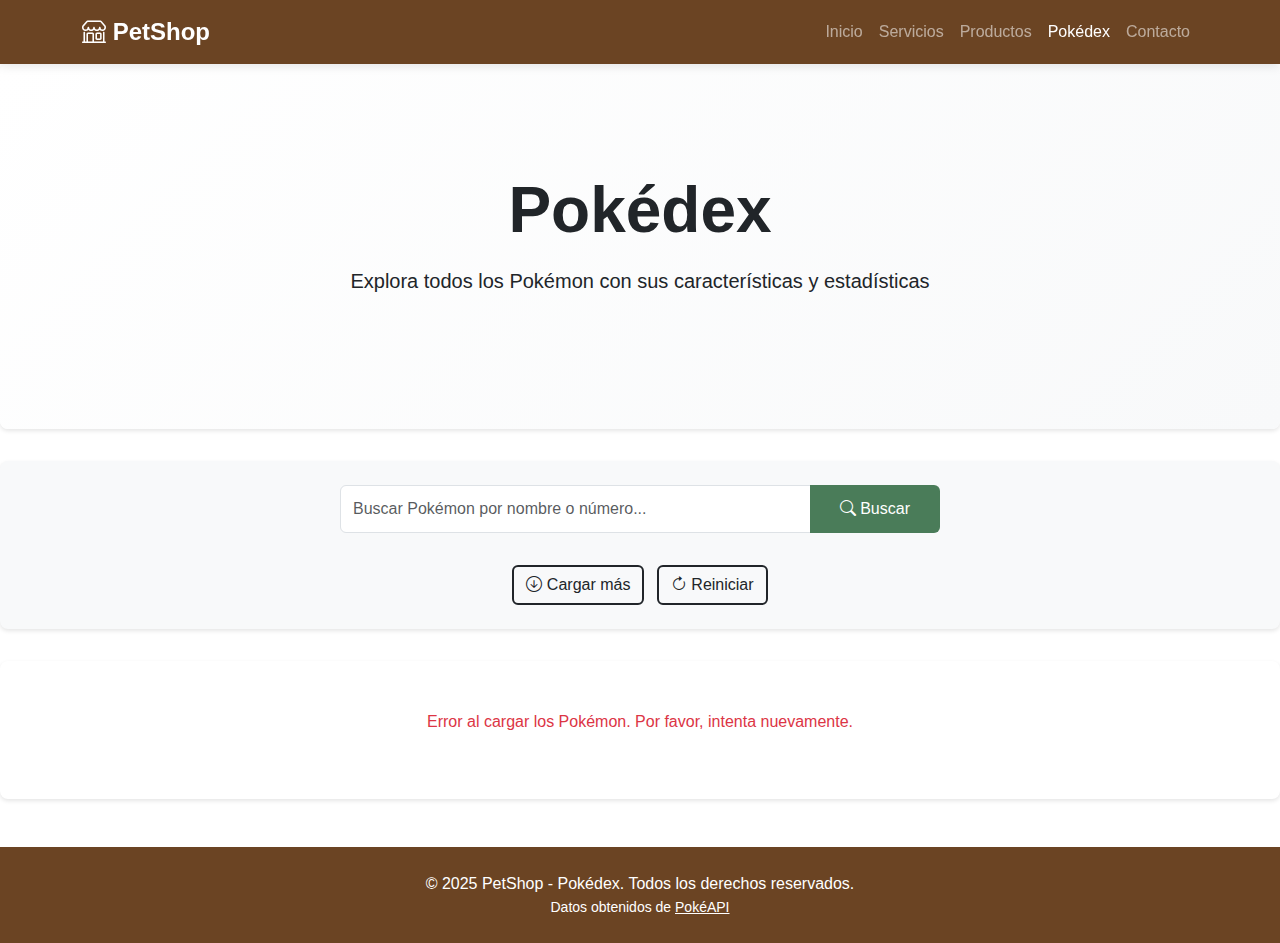
<file: page/pokemon.html>
<!DOCTYPE html>
<html lang="es">

<head>
    <meta charset="UTF-8">
    <meta name="viewport" content="width=device-width, initial-scale=1.0">
    <meta name="description" content="Pokédex - Todos los Pokémon">
    <title>Pokédex - PetShop</title>
    <!-- Bootstrap CSS -->
    <link href="https://cdn.jsdelivr.net/npm/bootstrap@5.3.2/dist/css/bootstrap.min.css" rel="stylesheet">
    <!-- Bootstrap Icons -->
    <link rel="stylesheet" href="https://cdn.jsdelivr.net/npm/bootstrap-icons@1.11.1/font/bootstrap-icons.css">
    <!-- Custom CSS -->
    <link rel="stylesheet" href="../css/styles.css">
    <style>
        .pokemon-card {
            transition: all 0.3s ease;
            border: none;
            box-shadow: 0 2px 8px rgba(0, 0, 0, 0.1);
        }

        .pokemon-card:hover {
            transform: translateY(-10px);
            box-shadow: 0 8px 20px rgba(0, 0, 0, 0.2);
        }

        .pokemon-image {
            width: 150px;
            height: 150px;
            object-fit: contain;
        }

        .pokemon-type {
            display: inline-block;
            padding: 0.25rem 0.75rem;
            border-radius: 20px;
            font-size: 0.85rem;
            font-weight: 600;
            margin: 0.2rem;
            text-transform: capitalize;
        }

        .type-normal { background-color: #A8A878; color: white; }
        .type-fire { background-color: #F08030; color: white; }
        .type-water { background-color: #6890F0; color: white; }
        .type-electric { background-color: #F8D030; color: #333; }
        .type-grass { background-color: #78C850; color: white; }
        .type-ice { background-color: #98D8D8; color: #333; }
        .type-fighting { background-color: #C03028; color: white; }
        .type-poison { background-color: #A040A0; color: white; }
        .type-ground { background-color: #E0C068; color: #333; }
        .type-flying { background-color: #A890F0; color: white; }
        .type-psychic { background-color: #F85888; color: white; }
        .type-bug { background-color: #A8B820; color: white; }
        .type-rock { background-color: #B8A038; color: white; }
        .type-ghost { background-color: #705898; color: white; }
        .type-dragon { background-color: #7038F8; color: white; }
        .type-dark { background-color: #705848; color: white; }
        .type-steel { background-color: #B8B8D0; color: #333; }
        .type-fairy { background-color: #EE99AC; color: white; }

        .stat-bar {
            background-color: #e9ecef;
            border-radius: 10px;
            overflow: hidden;
            height: 20px;
            margin-bottom: 0.5rem;
        }

        .stat-fill {
            background: linear-gradient(90deg, var(--color-hoja), var(--color-hoja-claro));
            height: 100%;
            transition: width 0.5s ease;
            display: flex;
            align-items: center;
            justify-content: flex-end;
            padding-right: 8px;
            color: white;
            font-weight: bold;
            font-size: 0.75rem;
        }

        .loading-spinner {
            text-align: center;
            padding: 50px;
        }

        .pokemon-id {
            color: #888;
            font-size: 0.9rem;
            font-weight: bold;
        }

        .search-container {
            max-width: 600px;
            margin: 0 auto 2rem;
        }
    </style>
</head>

<body>
    <!-- Navbar -->
    <nav class="navbar navbar-expand-lg navbar-dark bg-wood sticky-top">
        <div class="container">
            <a class="navbar-brand" href="../index.html">
                <i class="bi bi-shop"></i> PetShop
            </a>
            <button class="navbar-toggler" type="button" data-bs-toggle="collapse" data-bs-target="#navbarNav">
                <span class="navbar-toggler-icon"></span>
            </button>
            <div class="collapse navbar-collapse" id="navbarNav">
                <ul class="navbar-nav ms-auto">
                    <li class="nav-item">
                        <a class="nav-link" href="../index.html#inicio">Inicio</a>
                    </li>
                    <li class="nav-item">
                        <a class="nav-link" href="../index.html#servicios">Servicios</a>
                    </li>
                    <li class="nav-item">
                        <a class="nav-link" href="../index.html#productos">Productos</a>
                    </li>
                    <li class="nav-item">
                        <a class="nav-link active" href="pokemon.html">Pokédex</a>
                    </li>
                    <li class="nav-item">
                        <a class="nav-link" href="../index.html#contacto">Contacto</a>
                    </li>
                </ul>
            </div>
        </div>
    </nav>

    <!-- Hero Section -->
    <section class="hero-section">
        <div class="container">
            <div class="row align-items-center py-5">
                <div class="col-lg-12 text-center">
                    <h1 class="display-3 fw-bold mb-3">Pokédex</h1>
                    <p class="lead mb-4">Explora todos los Pokémon con sus características y estadísticas</p>
                </div>
            </div>
        </div>
    </section>

    <!-- Search Section -->
    <section class="py-4 bg-light">
        <div class="container">
            <div class="search-container">
                <div class="input-group">
                    <input type="text" id="searchInput" class="form-control" placeholder="Buscar Pokémon por nombre o número...">
                    <button class="btn btn-leaf" type="button" id="searchBtn">
                        <i class="bi bi-search"></i> Buscar
                    </button>
                </div>
            </div>
            <div class="text-center">
                <button class="btn btn-outline-dark me-2" id="loadMoreBtn">
                    <i class="bi bi-arrow-down-circle"></i> Cargar más
                </button>
                <button class="btn btn-outline-dark" id="resetBtn">
                    <i class="bi bi-arrow-clockwise"></i> Reiniciar
                </button>
            </div>
        </div>
    </section>

    <!-- Pokemon Grid -->
    <section class="py-5">
        <div class="container">
            <div id="loadingSpinner" class="loading-spinner">
                <div class="spinner-border text-leaf" role="status" style="width: 3rem; height: 3rem;">
                    <span class="visually-hidden">Cargando...</span>
                </div>
                <p class="mt-3">Cargando Pokémon...</p>
            </div>
            <div id="pokemonContainer" class="row g-4"></div>
        </div>
    </section>

    <!-- Modal para detalles del Pokémon -->
    <div class="modal fade" id="pokemonModal" tabindex="-1">
        <div class="modal-dialog modal-lg">
            <div class="modal-content">
                <div class="modal-header bg-wood text-white">
                    <h5 class="modal-title" id="modalPokemonName"></h5>
                    <button type="button" class="btn-close btn-close-white" data-bs-dismiss="modal"></button>
                </div>
                <div class="modal-body" id="modalContent">
                    <!-- Contenido dinámico -->
                </div>
            </div>
        </div>
    </div>

    <!-- Footer -->
    <footer class="bg-wood text-white py-4 mt-5">
        <div class="container text-center">
            <p class="mb-0">&copy; 2025 PetShop - Pokédex. Todos los derechos reservados.</p>
            <p class="small mb-0">Datos obtenidos de <a href="https://pokeapi.co/" class="text-white" target="_blank">PokéAPI</a></p>
        </div>
    </footer>

    <!-- Bootstrap JS -->
    <script src="https://cdn.jsdelivr.net/npm/bootstrap@5.3.2/dist/js/bootstrap.bundle.min.js"></script>
    
    <!-- Pokemon JS -->
    <script>
        let currentOffset = 0;
        const limit = 20;
        let allPokemon = [];

        // Cargar Pokémon al iniciar la página
        document.addEventListener('DOMContentLoaded', () => {
            loadPokemon();
            
            // Event listeners
            document.getElementById('loadMoreBtn').addEventListener('click', loadPokemon);
            document.getElementById('resetBtn').addEventListener('click', resetPokemon);
            document.getElementById('searchBtn').addEventListener('click', searchPokemon);
            document.getElementById('searchInput').addEventListener('keypress', (e) => {
                if (e.key === 'Enter') searchPokemon();
            });
        });

        async function loadPokemon() {
            const spinner = document.getElementById('loadingSpinner');
            const container = document.getElementById('pokemonContainer');
            
            spinner.style.display = 'block';

            try {
                const response = await fetch(`https://pokeapi.co/api/v2/pokemon?limit=${limit}&offset=${currentOffset}`);
                const data = await response.json();

                // Obtener detalles de cada Pokémon
                const pokemonPromises = data.results.map(pokemon => 
                    fetch(pokemon.url).then(res => res.json())
                );

                const pokemonDetails = await Promise.all(pokemonPromises);
                allPokemon = [...allPokemon, ...pokemonDetails];

                displayPokemon(pokemonDetails, container, false);
                currentOffset += limit;

            } catch (error) {
                console.error('Error al cargar Pokémon:', error);
                container.innerHTML = '<div class="col-12 text-center"><p class="text-danger">Error al cargar los Pokémon. Por favor, intenta nuevamente.</p></div>';
            } finally {
                spinner.style.display = 'none';
            }
        }

        function displayPokemon(pokemonList, container, clearContent = false) {
            if (clearContent) {
                container.innerHTML = '';
            }

            pokemonList.forEach(pokemon => {
                const card = createPokemonCard(pokemon);
                container.innerHTML += card;
            });

            // Añadir event listeners a las cartas
            document.querySelectorAll('.pokemon-card').forEach(card => {
                card.addEventListener('click', function() {
                    const pokemonId = this.dataset.pokemonId;
                    const pokemon = allPokemon.find(p => p.id == pokemonId);
                    if (pokemon) showPokemonDetails(pokemon);
                });
            });
        }

        function createPokemonCard(pokemon) {
            const types = pokemon.types.map(type => 
                `<span class="pokemon-type type-${type.type.name}">${type.type.name}</span>`
            ).join('');

            return `
                <div class="col-lg-3 col-md-4 col-sm-6">
                    <div class="card pokemon-card h-100" data-pokemon-id="${pokemon.id}" style="cursor: pointer;">
                        <div class="card-body text-center">
                            <p class="pokemon-id">#${String(pokemon.id).padStart(3, '0')}</p>
                            <img src="${pokemon.sprites.other['official-artwork'].front_default || pokemon.sprites.front_default}" 
                                 alt="${pokemon.name}" class="pokemon-image mb-3">
                            <h5 class="card-title text-capitalize">${pokemon.name}</h5>
                            <div class="mb-2">${types}</div>
                            <div class="mt-3">
                                <small class="text-muted">
                                    <i class="bi bi-heart-fill text-danger"></i> ${pokemon.stats[0].base_stat} HP
                                </small>
                            </div>
                        </div>
                    </div>
                </div>
            `;
        }

        function showPokemonDetails(pokemon) {
            const modal = new bootstrap.Modal(document.getElementById('pokemonModal'));
            const modalTitle = document.getElementById('modalPokemonName');
            const modalContent = document.getElementById('modalContent');

            modalTitle.textContent = `${pokemon.name.charAt(0).toUpperCase() + pokemon.name.slice(1)} #${String(pokemon.id).padStart(3, '0')}`;

            const types = pokemon.types.map(type => 
                `<span class="pokemon-type type-${type.type.name}">${type.type.name}</span>`
            ).join('');

            const abilities = pokemon.abilities.map(ability => 
                `<span class="badge bg-secondary me-1">${ability.ability.name}</span>`
            ).join('');

            const stats = pokemon.stats.map(stat => {
                const percentage = (stat.base_stat / 255) * 100;
                return `
                    <div class="mb-2">
                        <div class="d-flex justify-content-between mb-1">
                            <small class="text-capitalize">${stat.stat.name}</small>
                            <small>${stat.base_stat}</small>
                        </div>
                        <div class="stat-bar">
                            <div class="stat-fill" style="width: ${percentage}%"></div>
                        </div>
                    </div>
                `;
            }).join('');

            modalContent.innerHTML = `
                <div class="row">
                    <div class="col-md-4 text-center">
                        <img src="${pokemon.sprites.other['official-artwork'].front_default || pokemon.sprites.front_default}" 
                             alt="${pokemon.name}" class="img-fluid mb-3" style="max-width: 200px;">
                        <div>${types}</div>
                    </div>
                    <div class="col-md-8">
                        <h6 class="text-wood">Información Básica</h6>
                        <p><strong>Altura:</strong> ${pokemon.height / 10} m</p>
                        <p><strong>Peso:</strong> ${pokemon.weight / 10} kg</p>
                        <p><strong>Habilidades:</strong> ${abilities}</p>
                        
                        <h6 class="text-wood mt-4">Estadísticas</h6>
                        ${stats}
                    </div>
                </div>
            `;

            modal.show();
        }

        async function searchPokemon() {
            const searchInput = document.getElementById('searchInput');
            const searchTerm = searchInput.value.toLowerCase().trim();
            const container = document.getElementById('pokemonContainer');

            if (!searchTerm) {
                displayPokemon(allPokemon, container, true);
                return;
            }

            const spinner = document.getElementById('loadingSpinner');
            spinner.style.display = 'block';

            try {
                // Buscar en los Pokémon ya cargados
                const filtered = allPokemon.filter(p => 
                    p.name.includes(searchTerm) || 
                    p.id.toString() === searchTerm
                );

                if (filtered.length > 0) {
                    displayPokemon(filtered, container, true);
                } else {
                    // Intentar buscar directamente en la API
                    try {
                        const response = await fetch(`https://pokeapi.co/api/v2/pokemon/${searchTerm}`);
                        const pokemon = await response.json();
                        displayPokemon([pokemon], container, true);
                    } catch {
                        container.innerHTML = '<div class="col-12 text-center"><p class="text-muted">No se encontró ningún Pokémon con ese nombre o número.</p></div>';
                    }
                }
            } catch (error) {
                console.error('Error en la búsqueda:', error);
                container.innerHTML = '<div class="col-12 text-center"><p class="text-danger">Error en la búsqueda.</p></div>';
            } finally {
                spinner.style.display = 'none';
            }
        }

        function resetPokemon() {
            currentOffset = 0;
            allPokemon = [];
            document.getElementById('pokemonContainer').innerHTML = '';
            document.getElementById('searchInput').value = '';
            loadPokemon();
        }
    </script>
</body>

</html>
</file>
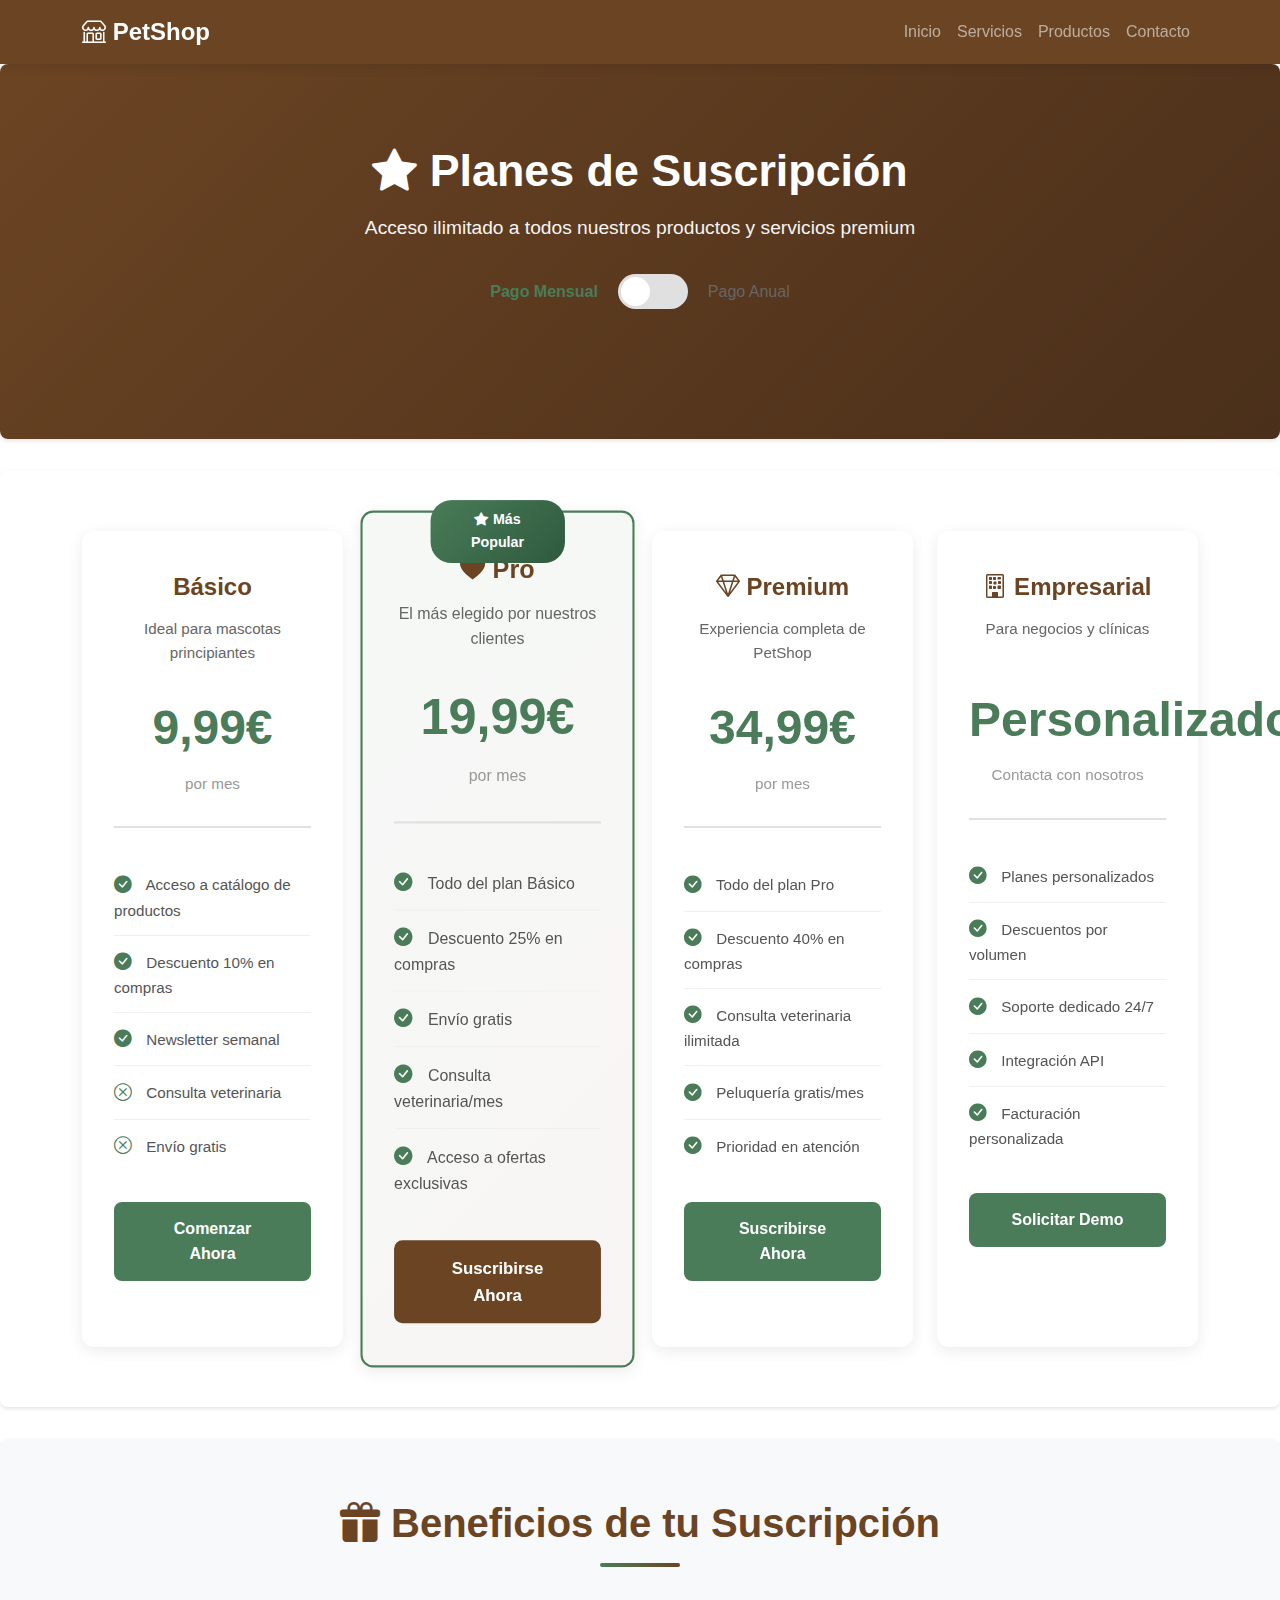
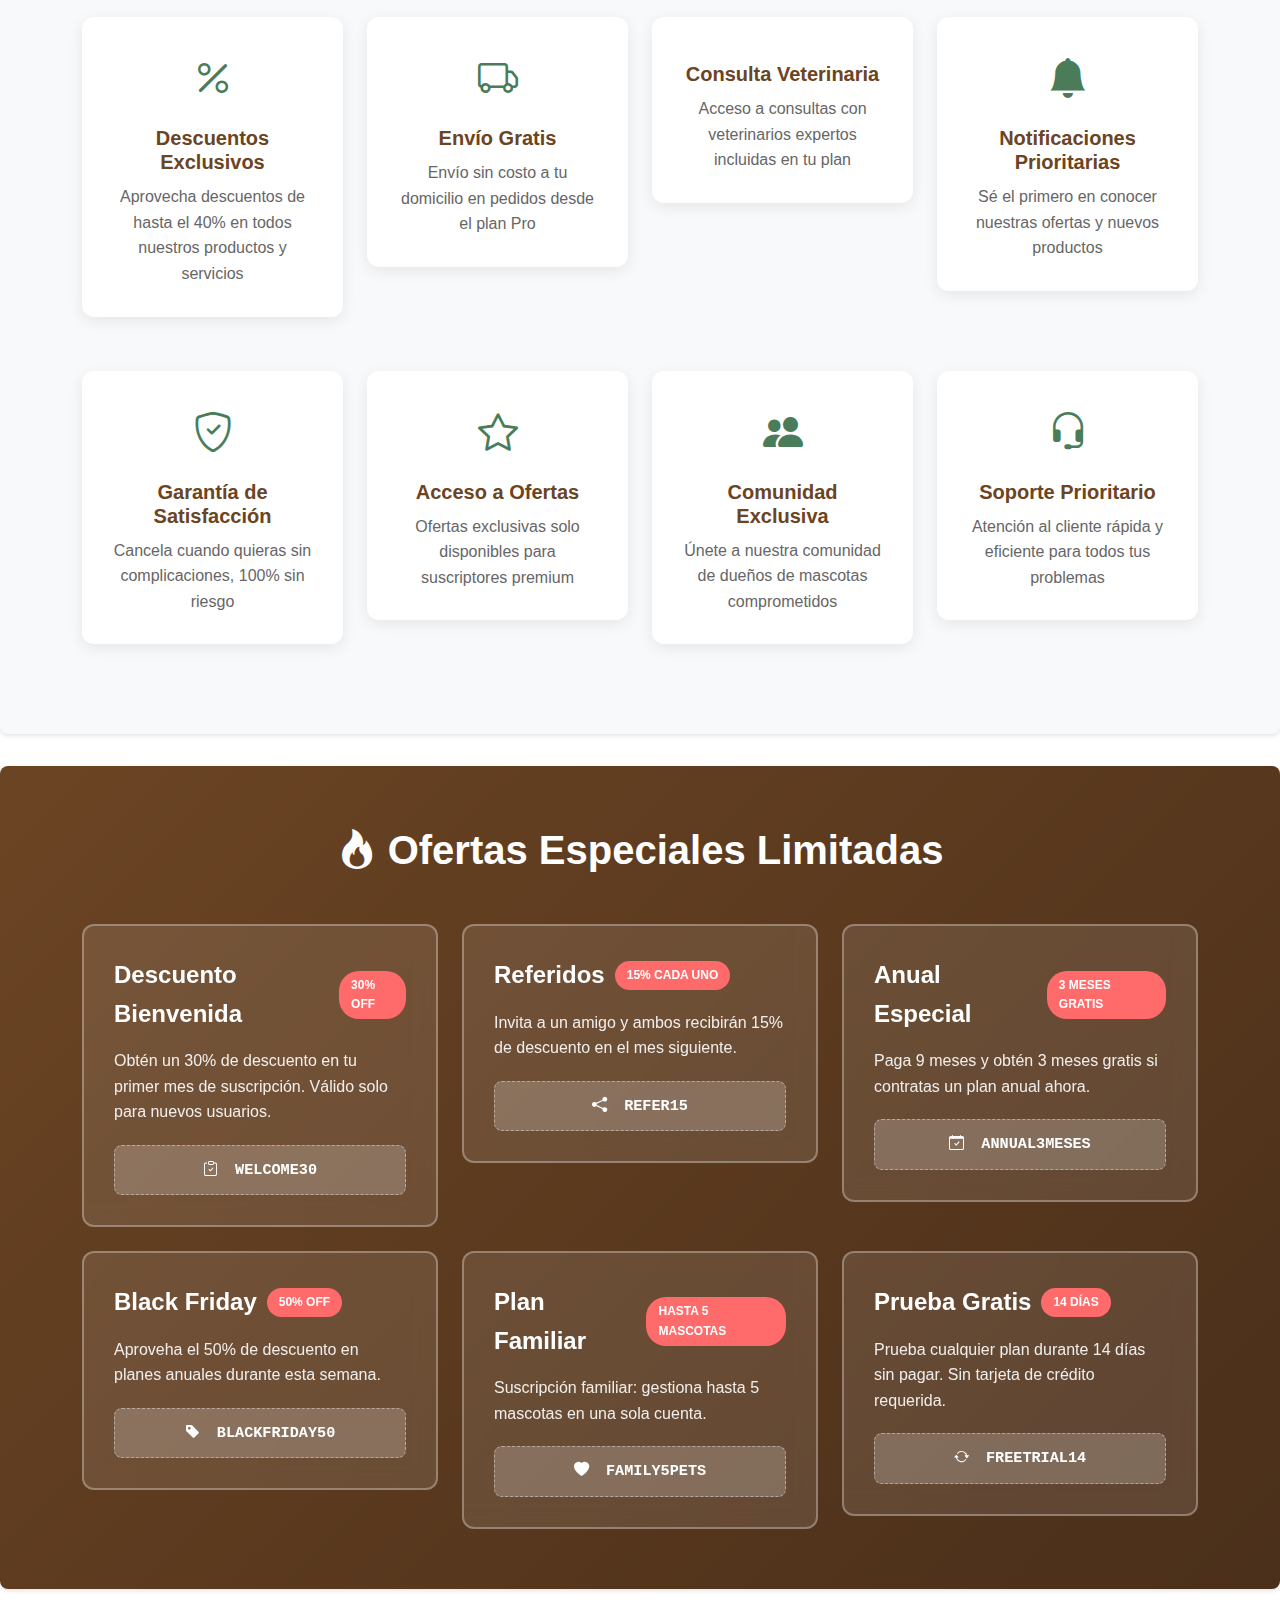
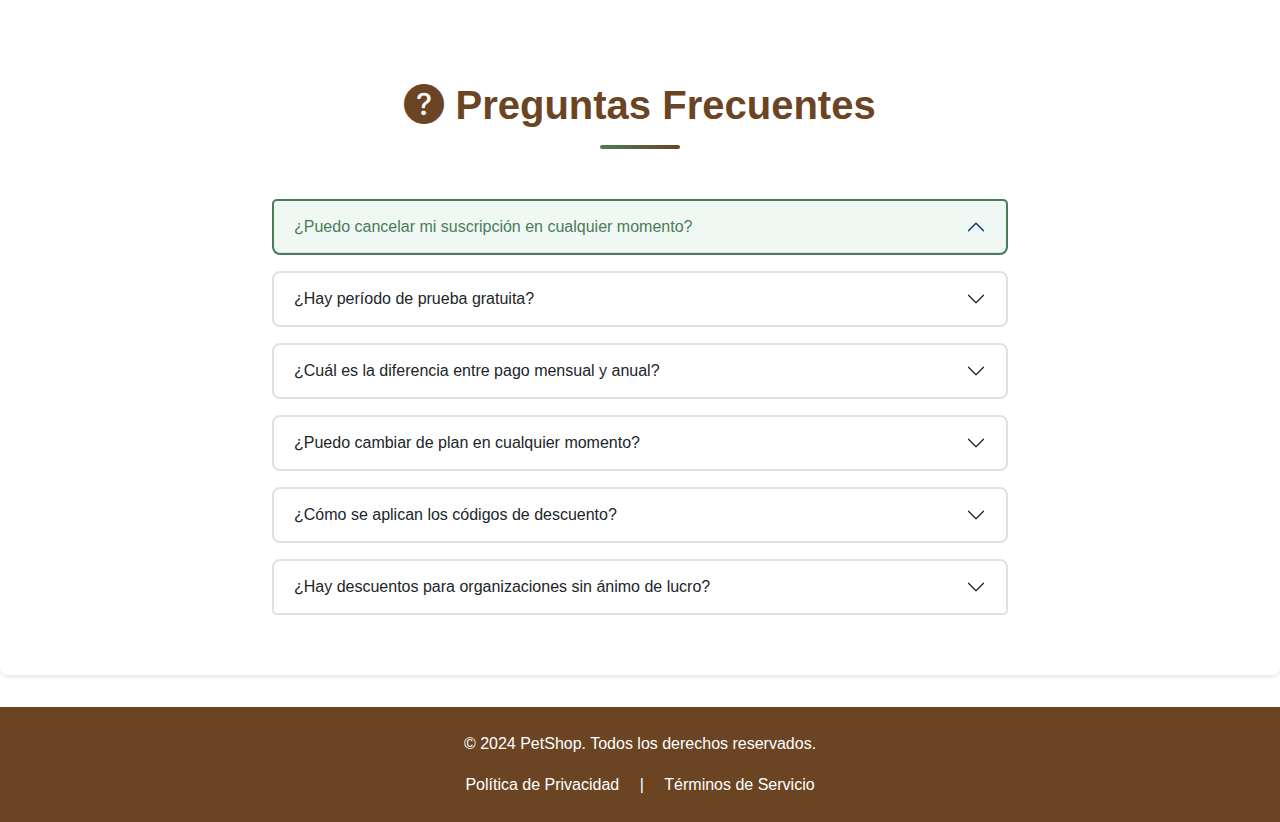
<file: page/suscripcion.html>
<!DOCTYPE html>
<html lang="es">

<head>
    <meta charset="UTF-8">
    <meta name="viewport" content="width=device-width, initial-scale=1.0">
    <meta name="description" content="Planes de Suscripción - PetShop">
    <meta name="author" content="PetShop">
    <title>Planes de Suscripción - PetShop</title>
    <!-- Bootstrap CSS -->
    <link href="https://cdn.jsdelivr.net/npm/bootstrap@5.3.2/dist/css/bootstrap.min.css" rel="stylesheet">
    <!-- Bootstrap Icons -->
    <link rel="stylesheet" href="https://cdn.jsdelivr.net/npm/bootstrap-icons@1.11.1/font/bootstrap-icons.css">
    <!-- Custom CSS -->
    <link rel="stylesheet" href="../css/styles.css">
    <style>
        /* Estilos específicos para la página de suscripción */
        .subscription-header {
            background: linear-gradient(135deg, #6B4423 0%, #4A2F1A 100%);
            color: white;
            padding: 80px 0;
            text-align: center;
        }

        .subscription-header h1 {
            font-size: 2.8rem;
            font-weight: bold;
            margin-bottom: 15px;
        }

        .subscription-header p {
            font-size: 1.2rem;
            opacity: 0.95;
            margin-bottom: 30px;
        }

        .subscription-section {
            padding: 60px 0;
            background-color: #FFFFFF;
        }

        .subscription-section.bg-alt {
            background-color: #F8F9FA;
        }

        /* Toggle Annual/Monthly */
        .billing-toggle {
            display: flex;
            align-items: center;
            justify-content: center;
            gap: 20px;
            margin-bottom: 50px;
        }

        .toggle-switch {
            position: relative;
            display: inline-flex;
            align-items: center;
            width: 70px;
            height: 35px;
            background-color: #E0E0E0;
            border-radius: 25px;
            cursor: pointer;
            transition: background-color 0.3s ease;
        }

        .toggle-switch.active {
            background-color: #4A7C59;
        }

        .toggle-slider {
            position: absolute;
            top: 3px;
            left: 3px;
            width: 29px;
            height: 29px;
            background-color: white;
            border-radius: 50%;
            transition: left 0.3s ease;
        }

        .toggle-switch.active .toggle-slider {
            left: 38px;
        }

        .toggle-label {
            color: #666;
            font-weight: 500;
            cursor: pointer;
            transition: all 0.3s ease;
        }

        .toggle-label.active {
            color: #4A7C59;
            font-weight: 600;
        }

        .savings-badge {
            display: inline-block;
            background-color: #FF6B6B;
            color: white;
            padding: 6px 12px;
            border-radius: 20px;
            font-size: 0.75rem;
            font-weight: bold;
            margin-left: 10px;
        }

        /* Tarjetas de Planes */
        .pricing-card {
            background: white;
            border-radius: 12px;
            padding: 40px 30px;
            text-align: center;
            box-shadow: 0 4px 15px rgba(0, 0, 0, 0.08);
            transition: all 0.3s ease;
            position: relative;
            height: 100%;
            border: 2px solid transparent;
        }

        .pricing-card:hover {
            transform: translateY(-10px);
            box-shadow: 0 12px 30px rgba(0, 0, 0, 0.15);
            border-color: #4A7C59;
        }

        .pricing-card.featured {
            border: 2px solid #4A7C59;
            background: linear-gradient(135deg, rgba(74, 124, 89, 0.05) 0%, rgba(107, 68, 35, 0.05) 100%);
            transform: scale(1.05);
        }

        .pricing-card.featured:hover {
            transform: scale(1.05) translateY(-10px);
        }

        .featured-badge {
            position: absolute;
            top: -12px;
            left: 50%;
            transform: translateX(-50%);
            background: linear-gradient(135deg, #4A7C59 0%, #2E5A3D 100%);
            color: white;
            padding: 8px 20px;
            border-radius: 20px;
            font-size: 0.85rem;
            font-weight: bold;
        }

        .plan-name {
            font-size: 1.5rem;
            font-weight: bold;
            color: #6B4423;
            margin-bottom: 15px;
        }

        .plan-description {
            color: #666;
            font-size: 0.95rem;
            margin-bottom: 25px;
            min-height: 40px;
        }

        .price {
            font-size: 3rem;
            font-weight: bold;
            color: #4A7C59;
            margin-bottom: 5px;
        }

        .price-period {
            color: #999;
            font-size: 0.95rem;
            margin-bottom: 30px;
            padding-bottom: 30px;
            border-bottom: 2px solid #E0E0E0;
        }

        .features-list {
            list-style: none;
            padding: 0;
            margin-bottom: 30px;
            text-align: left;
        }

        .features-list li {
            padding: 12px 0;
            border-bottom: 1px solid #F0F0F0;
            color: #555;
            font-size: 0.95rem;
        }

        .features-list li:last-child {
            border-bottom: none;
        }

        .features-list i {
            color: #4A7C59;
            font-weight: bold;
            margin-right: 10px;
            font-size: 1.1rem;
        }

        .features-list.disabled i {
            color: #CCC;
        }

        .features-list.disabled {
            opacity: 0.5;
        }

        .btn-subscribe {
            background-color: #4A7C59;
            color: white;
            border: none;
            padding: 14px 40px;
            font-size: 1rem;
            font-weight: 600;
            border-radius: 8px;
            transition: all 0.3s ease;
            width: 100%;
        }

        .btn-subscribe:hover {
            background-color: #2E5A3D;
            color: white;
            transform: translateY(-2px);
            box-shadow: 0 4px 12px rgba(74, 124, 89, 0.3);
        }

        .pricing-card.featured .btn-subscribe {
            background-color: #6B4423;
        }

        .pricing-card.featured .btn-subscribe:hover {
            background-color: #4A2F1A;
            box-shadow: 0 4px 12px rgba(107, 68, 35, 0.3);
        }

        /* Sección de Beneficios */
        .benefits-section {
            padding: 60px 0;
            background-color: #F8F9FA;
        }

        .section-title {
            font-size: 2.5rem;
            font-weight: bold;
            color: #6B4423;
            margin-bottom: 50px;
            text-align: center;
            position: relative;
            padding-bottom: 20px;
        }

        .section-title::after {
            content: '';
            position: absolute;
            bottom: 0;
            left: 50%;
            transform: translateX(-50%);
            width: 80px;
            height: 4px;
            background: linear-gradient(90deg, #4A7C59, #6B4423);
            border-radius: 2px;
        }

        .benefit-card {
            background: white;
            border-radius: 12px;
            padding: 30px;
            text-align: center;
            box-shadow: 0 4px 15px rgba(0, 0, 0, 0.08);
            transition: all 0.3s ease;
            margin-bottom: 30px;
        }

        .benefit-card:hover {
            transform: translateY(-5px);
            box-shadow: 0 8px 25px rgba(0, 0, 0, 0.12);
        }

        .benefit-icon {
            font-size: 2.5rem;
            color: #4A7C59;
            margin-bottom: 15px;
        }

        .benefit-card h3 {
            color: #6B4423;
            font-weight: 600;
            margin-bottom: 10px;
            font-size: 1.25rem;
        }

        .benefit-card p {
            color: #666;
            margin: 0;
        }

        /* Sección de Ofertas */
        .offers-section {
            padding: 60px 0;
            background: linear-gradient(135deg, #6B4423 0%, #4A2F1A 100%);
            color: white;
        }

        .offers-title {
            font-size: 2.5rem;
            font-weight: bold;
            margin-bottom: 50px;
            text-align: center;
        }

        .offer-card {
            background: rgba(255, 255, 255, 0.1);
            border: 2px solid rgba(255, 255, 255, 0.3);
            border-radius: 12px;
            padding: 30px;
            transition: all 0.3s ease;
            backdrop-filter: blur(10px);
        }

        .offer-card:hover {
            background: rgba(255, 255, 255, 0.15);
            border-color: rgba(255, 255, 255, 0.5);
            transform: translateY(-5px);
        }

        .offer-title {
            font-size: 1.5rem;
            font-weight: bold;
            margin-bottom: 15px;
            display: flex;
            align-items: center;
            gap: 10px;
        }

        .offer-badge {
            background-color: #FF6B6B;
            color: white;
            padding: 5px 12px;
            border-radius: 20px;
            font-size: 0.75rem;
            font-weight: bold;
        }

        .offer-description {
            opacity: 0.9;
            margin-bottom: 20px;
            line-height: 1.6;
        }

        .offer-code {
            background: rgba(255, 255, 255, 0.2);
            padding: 12px 15px;
            border-radius: 8px;
            font-family: 'Courier New', monospace;
            font-weight: bold;
            font-size: 0.95rem;
            text-align: center;
            cursor: pointer;
            transition: all 0.3s ease;
            border: 1px dashed rgba(255, 255, 255, 0.4);
        }

        .offer-code:hover {
            background: rgba(255, 255, 255, 0.3);
            border-color: rgba(255, 255, 255, 0.6);
        }

        .offer-code i {
            margin-right: 8px;
        }

        /* Sección de FAQ */
        .faq-section {
            padding: 60px 0;
            background-color: #FFFFFF;
        }

        .accordion-button {
            background-color: white;
            color: #212529;
            border: 2px solid #E0E0E0;
            border-radius: 8px;
            font-weight: 500;
            transition: all 0.3s ease;
        }

        .accordion-button:not(.collapsed) {
            background-color: #F0F8F4;
            border-color: #4A7C59;
            color: #4A7C59;
        }

        .accordion-button:focus {
            border-color: #4A7C59;
            box-shadow: 0 0 0 0.25rem rgba(74, 124, 89, 0.25);
        }

        .accordion-body {
            padding: 20px 20px;
            color: #666;
        }

        /* Responsive */
        @media (max-width: 992px) {
            .pricing-card.featured {
                transform: scale(1);
            }

            .pricing-card.featured:hover {
                transform: translateY(-10px);
            }
        }

        @media (max-width: 768px) {
            .subscription-header h1 {
                font-size: 2rem;
            }

            .subscription-header p {
                font-size: 1rem;
            }

            .pricing-card {
                padding: 30px 20px;
                margin-bottom: 20px;
            }

            .price {
                font-size: 2.5rem;
            }

            .section-title {
                font-size: 2rem;
                margin-bottom: 40px;
            }

            .benefit-card {
                padding: 20px;
            }

            .offers-title {
                font-size: 2rem;
            }

            .offer-card {
                padding: 20px;
                margin-bottom: 20px;
            }

            .billing-toggle {
                flex-direction: column;
                gap: 15px;
            }
        }

        @media (max-width: 576px) {
            .subscription-header {
                padding: 50px 0;
            }

            .subscription-header h1 {
                font-size: 1.75rem;
                margin-bottom: 10px;
            }

            .subscription-header p {
                font-size: 0.95rem;
            }

            .subscription-section {
                padding: 40px 0;
            }

            .pricing-card {
                padding: 20px 15px;
            }

            .plan-name {
                font-size: 1.25rem;
            }

            .price {
                font-size: 2rem;
            }

            .features-list li {
                padding: 10px 0;
                font-size: 0.9rem;
            }

            .btn-subscribe {
                padding: 12px 20px;
                font-size: 0.95rem;
            }

            .section-title {
                font-size: 1.5rem;
                margin-bottom: 30px;
            }

            .benefit-card {
                padding: 15px;
            }

            .benefit-icon {
                font-size: 2rem;
            }

            .offers-section {
                padding: 40px 0;
            }

            .offers-title {
                font-size: 1.75rem;
            }

            .offer-card {
                padding: 15px;
                margin-bottom: 15px;
            }

            .offer-title {
                font-size: 1.1rem;
            }

            .faq-section {
                padding: 40px 0;
            }

            .accordion-button {
                font-size: 0.95rem;
            }
        }

        /* Animaciones */
        @keyframes slideInUp {
            from {
                opacity: 0;
                transform: translateY(30px);
            }

            to {
                opacity: 1;
                transform: translateY(0);
            }
        }

        .pricing-card,
        .benefit-card,
        .offer-card {
            animation: slideInUp 0.5s ease;
        }

        .pricing-card:nth-child(2) {
            animation-delay: 0.1s;
        }

        .pricing-card:nth-child(3) {
            animation-delay: 0.2s;
        }

        .pricing-card:nth-child(4) {
            animation-delay: 0.3s;
        }
    </style>
</head>

<body>
    <!-- Navbar -->
    <nav class="navbar navbar-expand-lg navbar-dark bg-wood sticky-top">
        <div class="container">
            <a class="navbar-brand" href="../index.html">
                <i class="bi bi-shop"></i> PetShop
            </a>
            <button class="navbar-toggler" type="button" data-bs-toggle="collapse" data-bs-target="#navbarNav">
                <span class="navbar-toggler-icon"></span>
            </button>
            <div class="collapse navbar-collapse" id="navbarNav">
                <ul class="navbar-nav ms-auto">
                    <li class="nav-item">
                        <a class="nav-link" href="../index.html">Inicio</a>
                    </li>
                    <li class="nav-item">
                        <a class="nav-link" href="../index.html#servicios">Servicios</a>
                    </li>
                    <li class="nav-item">
                        <a class="nav-link" href="../index.html#productos">Productos</a>
                    </li>
                    <li class="nav-item">
                        <a class="nav-link" href="contacto.html">Contacto</a>
                    </li>
                </ul>
            </div>
        </div>
    </nav>

    <!-- Header de Suscripción -->
    <section class="subscription-header">
        <div class="container">
            <h1><i class="bi bi-star-fill"></i> Planes de Suscripción</h1>
            <p>Acceso ilimitado a todos nuestros productos y servicios premium</p>

            <!-- Toggle Mensual/Anual -->
            <div class="billing-toggle">
                <span class="toggle-label active" id="monthlyLabel">Pago Mensual</span>
                <div class="toggle-switch" id="billingToggle">
                    <div class="toggle-slider"></div>
                </div>
                <span class="toggle-label" id="annualLabel">
                    Pago Anual
                    <span class="savings-badge" id="savingsBadge" style="display: none;">Ahorra 20%</span>
                </span>
            </div>
        </div>
    </section>

    <!-- Planes de Precios -->
    <section class="subscription-section">
        <div class="container">
            <div class="row g-4">
                <!-- Plan Básico -->
                <div class="col-lg-6 col-xl-3">
                    <div class="pricing-card">
                        <h3 class="plan-name">
                            <i class="bi bi-paw-fill"></i> Básico
                        </h3>
                        <p class="plan-description">Ideal para mascotas principiantes</p>
                        <div class="price">
                            <span id="basicPrice">9,99€</span>
                        </div>
                        <div class="price-period">por mes</div>

                        <ul class="features-list">
                            <li><i class="bi bi-check-circle-fill"></i> Acceso a catálogo de productos</li>
                            <li><i class="bi bi-check-circle-fill"></i> Descuento 10% en compras</li>
                            <li><i class="bi bi-check-circle-fill"></i> Newsletter semanal</li>
                            <li class="disabled"><i class="bi bi-x-circle"></i> Consulta veterinaria</li>
                            <li class="disabled"><i class="bi bi-x-circle"></i> Envío gratis</li>
                        </ul>

                        <button class="btn-subscribe">Comenzar Ahora</button>
                    </div>
                </div>

                <!-- Plan Pro -->
                <div class="col-lg-6 col-xl-3">
                    <div class="pricing-card featured">
                        <div class="featured-badge">
                            <i class="bi bi-star-fill"></i> Más Popular
                        </div>
                        <h3 class="plan-name">
                            <i class="bi bi-heart-fill"></i> Pro
                        </h3>
                        <p class="plan-description">El más elegido por nuestros clientes</p>
                        <div class="price">
                            <span id="proPrice">19,99€</span>
                        </div>
                        <div class="price-period">por mes</div>

                        <ul class="features-list">
                            <li><i class="bi bi-check-circle-fill"></i> Todo del plan Básico</li>
                            <li><i class="bi bi-check-circle-fill"></i> Descuento 25% en compras</li>
                            <li><i class="bi bi-check-circle-fill"></i> Envío gratis</li>
                            <li><i class="bi bi-check-circle-fill"></i> Consulta veterinaria/mes</li>
                            <li><i class="bi bi-check-circle-fill"></i> Acceso a ofertas exclusivas</li>
                        </ul>

                        <button class="btn-subscribe">Suscribirse Ahora</button>
                    </div>
                </div>

                <!-- Plan Premium -->
                <div class="col-lg-6 col-xl-3">
                    <div class="pricing-card">
                        <h3 class="plan-name">
                            <i class="bi bi-gem"></i> Premium
                        </h3>
                        <p class="plan-description">Experiencia completa de PetShop</p>
                        <div class="price">
                            <span id="premiumPrice">34,99€</span>
                        </div>
                        <div class="price-period">por mes</div>

                        <ul class="features-list">
                            <li><i class="bi bi-check-circle-fill"></i> Todo del plan Pro</li>
                            <li><i class="bi bi-check-circle-fill"></i> Descuento 40% en compras</li>
                            <li><i class="bi bi-check-circle-fill"></i> Consulta veterinaria ilimitada</li>
                            <li><i class="bi bi-check-circle-fill"></i> Peluquería gratis/mes</li>
                            <li><i class="bi bi-check-circle-fill"></i> Prioridad en atención</li>
                        </ul>

                        <button class="btn-subscribe">Suscribirse Ahora</button>
                    </div>
                </div>

                <!-- Plan Empresarial -->
                <div class="col-lg-6 col-xl-3">
                    <div class="pricing-card">
                        <h3 class="plan-name">
                            <i class="bi bi-building"></i> Empresarial
                        </h3>
                        <p class="plan-description">Para negocios y clínicas</p>
                        <div class="price">
                            <span>Personalizado</span>
                        </div>
                        <div class="price-period">Contacta con nosotros</div>

                        <ul class="features-list">
                            <li><i class="bi bi-check-circle-fill"></i> Planes personalizados</li>
                            <li><i class="bi bi-check-circle-fill"></i> Descuentos por volumen</li>
                            <li><i class="bi bi-check-circle-fill"></i> Soporte dedicado 24/7</li>
                            <li><i class="bi bi-check-circle-fill"></i> Integración API</li>
                            <li><i class="bi bi-check-circle-fill"></i> Facturación personalizada</li>
                        </ul>

                        <button class="btn-subscribe">Solicitar Demo</button>
                    </div>
                </div>
            </div>
        </div>
    </section>

    <!-- Sección de Beneficios -->
    <section class="benefits-section">
        <div class="container">
            <h2 class="section-title">
                <i class="bi bi-gift-fill"></i> Beneficios de tu Suscripción
            </h2>

            <div class="row g-4">
                <div class="col-md-6 col-lg-3">
                    <div class="benefit-card">
                        <div class="benefit-icon">
                            <i class="bi bi-percent"></i>
                        </div>
                        <h3>Descuentos Exclusivos</h3>
                        <p>Aprovecha descuentos de hasta el 40% en todos nuestros productos y servicios</p>
                    </div>
                </div>

                <div class="col-md-6 col-lg-3">
                    <div class="benefit-card">
                        <div class="benefit-icon">
                            <i class="bi bi-truck"></i>
                        </div>
                        <h3>Envío Gratis</h3>
                        <p>Envío sin costo a tu domicilio en pedidos desde el plan Pro</p>
                    </div>
                </div>

                <div class="col-md-6 col-lg-3">
                    <div class="benefit-card">
                        <div class="benefit-icon">
                            <i class="bi bi-stethoscope"></i>
                        </div>
                        <h3>Consulta Veterinaria</h3>
                        <p>Acceso a consultas con veterinarios expertos incluidas en tu plan</p>
                    </div>
                </div>

                <div class="col-md-6 col-lg-3">
                    <div class="benefit-card">
                        <div class="benefit-icon">
                            <i class="bi bi-bell-fill"></i>
                        </div>
                        <h3>Notificaciones Prioritarias</h3>
                        <p>Sé el primero en conocer nuestras ofertas y nuevos productos</p>
                    </div>
                </div>

                <div class="col-md-6 col-lg-3">
                    <div class="benefit-card">
                        <div class="benefit-icon">
                            <i class="bi bi-shield-check"></i>
                        </div>
                        <h3>Garantía de Satisfacción</h3>
                        <p>Cancela cuando quieras sin complicaciones, 100% sin riesgo</p>
                    </div>
                </div>

                <div class="col-md-6 col-lg-3">
                    <div class="benefit-card">
                        <div class="benefit-icon">
                            <i class="bi bi-star"></i>
                        </div>
                        <h3>Acceso a Ofertas</h3>
                        <p>Ofertas exclusivas solo disponibles para suscriptores premium</p>
                    </div>
                </div>

                <div class="col-md-6 col-lg-3">
                    <div class="benefit-card">
                        <div class="benefit-icon">
                            <i class="bi bi-people-fill"></i>
                        </div>
                        <h3>Comunidad Exclusiva</h3>
                        <p>Únete a nuestra comunidad de dueños de mascotas comprometidos</p>
                    </div>
                </div>

                <div class="col-md-6 col-lg-3">
                    <div class="benefit-card">
                        <div class="benefit-icon">
                            <i class="bi bi-headset"></i>
                        </div>
                        <h3>Soporte Prioritario</h3>
                        <p>Atención al cliente rápida y eficiente para todos tus problemas</p>
                    </div>
                </div>
            </div>
        </div>
    </section>

    <!-- Sección de Ofertas Especiales -->
    <section class="offers-section">
        <div class="container">
            <h2 class="offers-title">
                <i class="bi bi-fire"></i> Ofertas Especiales Limitadas
            </h2>

            <div class="row g-4">
                <!-- Oferta 1 -->
                <div class="col-md-6 col-lg-4">
                    <div class="offer-card">
                        <div class="offer-title">
                            <span>Descuento Bienvenida</span>
                            <span class="offer-badge">30% OFF</span>
                        </div>
                        <p class="offer-description">
                            Obtén un 30% de descuento en tu primer mes de suscripción. Válido solo para nuevos usuarios.
                        </p>
                        <div class="offer-code">
                            <i class="bi bi-clipboard-check"></i> WELCOME30
                        </div>
                    </div>
                </div>

                <!-- Oferta 2 -->
                <div class="col-md-6 col-lg-4">
                    <div class="offer-card">
                        <div class="offer-title">
                            <span>Referidos</span>
                            <span class="offer-badge">15% CADA UNO</span>
                        </div>
                        <p class="offer-description">
                            Invita a un amigo y ambos recibirán 15% de descuento en el mes siguiente.
                        </p>
                        <div class="offer-code">
                            <i class="bi bi-share-fill"></i> REFER15
                        </div>
                    </div>
                </div>

                <!-- Oferta 3 -->
                <div class="col-md-6 col-lg-4">
                    <div class="offer-card">
                        <div class="offer-title">
                            <span>Anual Especial</span>
                            <span class="offer-badge">3 MESES GRATIS</span>
                        </div>
                        <p class="offer-description">
                            Paga 9 meses y obtén 3 meses gratis si contratas un plan anual ahora.
                        </p>
                        <div class="offer-code">
                            <i class="bi bi-calendar-check"></i> ANNUAL3MESES
                        </div>
                    </div>
                </div>

                <!-- Oferta 4 -->
                <div class="col-md-6 col-lg-4">
                    <div class="offer-card">
                        <div class="offer-title">
                            <span>Black Friday</span>
                            <span class="offer-badge">50% OFF</span>
                        </div>
                        <p class="offer-description">
                            Aproveha el 50% de descuento en planes anuales durante esta semana.
                        </p>
                        <div class="offer-code">
                            <i class="bi bi-tag-fill"></i> BLACKFRIDAY50
                        </div>
                    </div>
                </div>

                <!-- Oferta 5 -->
                <div class="col-md-6 col-lg-4">
                    <div class="offer-card">
                        <div class="offer-title">
                            <span>Plan Familiar</span>
                            <span class="offer-badge">HASTA 5 MASCOTAS</span>
                        </div>
                        <p class="offer-description">
                            Suscripción familiar: gestiona hasta 5 mascotas en una sola cuenta.
                        </p>
                        <div class="offer-code">
                            <i class="bi bi-heart-fill"></i> FAMILY5PETS
                        </div>
                    </div>
                </div>

                <!-- Oferta 6 -->
                <div class="col-md-6 col-lg-4">
                    <div class="offer-card">
                        <div class="offer-title">
                            <span>Prueba Gratis</span>
                            <span class="offer-badge">14 DÍAS</span>
                        </div>
                        <p class="offer-description">
                            Prueba cualquier plan durante 14 días sin pagar. Sin tarjeta de crédito requerida.
                        </p>
                        <div class="offer-code">
                            <i class="bi bi-arrow-repeat"></i> FREETRIAL14
                        </div>
                    </div>
                </div>
            </div>
        </div>
    </section>

    <!-- Sección de FAQ -->
    <section class="faq-section">
        <div class="container">
            <h2 class="section-title">
                <i class="bi bi-question-circle-fill"></i> Preguntas Frecuentes
            </h2>

            <div class="row">
                <div class="col-lg-8 offset-lg-2">
                    <div class="accordion" id="faqAccordion">
                        <!-- FAQ 1 -->
                        <div class="accordion-item border-0 mb-3">
                            <h2 class="accordion-header">
                                <button class="accordion-button" type="button" data-bs-toggle="collapse"
                                    data-bs-target="#faq1">
                                    ¿Puedo cancelar mi suscripción en cualquier momento?
                                </button>
                            </h2>
                            <div id="faq1" class="accordion-collapse collapse" data-bs-parent="#faqAccordion">
                                <div class="accordion-body">
                                    Sí, puedes cancelar tu suscripción en cualquier momento sin penalidades. Tu acceso
                                    continuará hasta el final del período de facturación actual.
                                </div>
                            </div>
                        </div>

                        <!-- FAQ 2 -->
                        <div class="accordion-item border-0 mb-3">
                            <h2 class="accordion-header">
                                <button class="accordion-button collapsed" type="button" data-bs-toggle="collapse"
                                    data-bs-target="#faq2">
                                    ¿Hay período de prueba gratuita?
                                </button>
                            </h2>
                            <div id="faq2" class="accordion-collapse collapse" data-bs-parent="#faqAccordion">
                                <div class="accordion-body">
                                    Sí, ofrecemos 14 días de prueba gratuita con acceso completo a todas las
                                    características. No requiere tarjeta de crédito para comenzar.
                                </div>
                            </div>
                        </div>

                        <!-- FAQ 3 -->
                        <div class="accordion-item border-0 mb-3">
                            <h2 class="accordion-header">
                                <button class="accordion-button collapsed" type="button" data-bs-toggle="collapse"
                                    data-bs-target="#faq3">
                                    ¿Cuál es la diferencia entre pago mensual y anual?
                                </button>
                            </h2>
                            <div id="faq3" class="accordion-collapse collapse" data-bs-parent="#faqAccordion">
                                <div class="accordion-body">
                                    El plan anual ofrece un 20% de descuento en comparación con el pago mensual. Además,
                                    con algunos códigos especiales, puedes obtener hasta 3 meses gratis.
                                </div>
                            </div>
                        </div>

                        <!-- FAQ 4 -->
                        <div class="accordion-item border-0 mb-3">
                            <h2 class="accordion-header">
                                <button class="accordion-button collapsed" type="button" data-bs-toggle="collapse"
                                    data-bs-target="#faq4">
                                    ¿Puedo cambiar de plan en cualquier momento?
                                </button>
                            </h2>
                            <div id="faq4" class="accordion-collapse collapse" data-bs-parent="#faqAccordion">
                                <div class="accordion-body">
                                    Absolutamente. Puedes mejorar o reducir tu plan en cualquier momento. Los cambios se
                                    reflejarán en tu próxima facturación.
                                </div>
                            </div>
                        </div>

                        <!-- FAQ 5 -->
                        <div class="accordion-item border-0 mb-3">
                            <h2 class="accordion-header">
                                <button class="accordion-button collapsed" type="button" data-bs-toggle="collapse"
                                    data-bs-target="#faq5">
                                    ¿Cómo se aplican los códigos de descuento?
                                </button>
                            </h2>
                            <div id="faq5" class="accordion-collapse collapse" data-bs-parent="#faqAccordion">
                                <div class="accordion-body">
                                    Durante el proceso de checkout, encontrarás un campo "Código de Descuento" donde
                                    puedes ingresarlo. El descuento se aplicará automáticamente a tu factura.
                                </div>
                            </div>
                        </div>

                        <!-- FAQ 6 -->
                        <div class="accordion-item border-0">
                            <h2 class="accordion-header">
                                <button class="accordion-button collapsed" type="button" data-bs-toggle="collapse"
                                    data-bs-target="#faq6">
                                    ¿Hay descuentos para organizaciones sin ánimo de lucro?
                                </button>
                            </h2>
                            <div id="faq6" class="accordion-collapse collapse" data-bs-parent="#faqAccordion">
                                <div class="accordion-body">
                                    Sí, ofrecemos descuentos especiales para refugios de animales y organizaciones sin
                                    ánimo de lucro. Contacta a nuestro equipo para más información.
                                </div>
                            </div>
                        </div>
                    </div>
                </div>
            </div>
        </div>
    </section>

    <!-- Footer -->
    <footer class="bg-wood text-white py-4">
        <div class="container text-center">
            <p>&copy; 2024 PetShop. Todos los derechos reservados.</p>
            <p class="mb-0">
                <a href="#" class="text-white text-decoration-none me-3">Política de Privacidad</a> |
                <a href="#" class="text-white text-decoration-none ms-3">Términos de Servicio</a>
            </p>
        </div>
    </footer>

    <!-- Bootstrap JS -->
    <script src="https://cdn.jsdelivr.net/npm/bootstrap@5.3.2/dist/js/bootstrap.bundle.min.js"></script>

    <script>
        // Toggle entre pago mensual y anual
        const billingToggle = document.getElementById('billingToggle');
        const monthlyLabel = document.getElementById('monthlyLabel');
        const annualLabel = document.getElementById('annualLabel');
        const savingsBadge = document.getElementById('savingsBadge');

        const basicPrice = document.getElementById('basicPrice');
        const proPrice = document.getElementById('proPrice');
        const premiumPrice = document.getElementById('premiumPrice');

        let isAnnual = false;

        const monthlyPrices = {
            basic: '9,99€',
            pro: '19,99€',
            premium: '34,99€'
        };

        const annualPrices = {
            basic: '95,88€',
            pro: '191,88€',
            premium: '335,88€'
        };

        billingToggle.addEventListener('click', function () {
            isAnnual = !isAnnual;
            billingToggle.classList.toggle('active');
            monthlyLabel.classList.toggle('active');
            annualLabel.classList.toggle('active');

            if (isAnnual) {
                basicPrice.textContent = annualPrices.basic;
                proPrice.textContent = annualPrices.pro;
                premiumPrice.textContent = annualPrices.premium;
                savingsBadge.style.display = 'inline-block';
            } else {
                basicPrice.textContent = monthlyPrices.basic;
                proPrice.textContent = monthlyPrices.pro;
                premiumPrice.textContent = monthlyPrices.premium;
                savingsBadge.style.display = 'none';
            }
        });

        // Copiar código de descuento
        const offerCodes = document.querySelectorAll('.offer-code');
        offerCodes.forEach(code => {
            code.addEventListener('click', function () {
                const text = this.textContent.trim().split('\n')[1];
                navigator.clipboard.writeText(text);

                const originalText = this.innerHTML;
                this.innerHTML = '<i class="bi bi-check-circle-fill"></i> ¡Copiado!';

                setTimeout(() => {
                    this.innerHTML = originalText;
                }, 2000);
            });
        });

        // Event listeners para botones de suscripción
        const subscribeButtons = document.querySelectorAll('.btn-subscribe');
        subscribeButtons.forEach((button, index) => {
            button.addEventListener('click', function () {
                const plans = ['Básico', 'Pro', 'Premium', 'Empresarial'];
                const plan = plans[index];

                if (plan === 'Empresarial') {
                    alert('Solicitaremos tu información de contacto para presentarte una demo personalizada.');
                } else {
                    alert(`Te redireccionaremos al formulario de pago para el plan ${plan}.`);
                }
            });
        });
    </script>
</body>

</html>
</file>
<file: css/styles.css>
/* Reset básico */
* {
    margin: 0;
    padding: 0;
    box-sizing: border-box;
}

/* Variables CSS - Colores de la tienda de mascotas */
:root {
    --color-madera: #6B4423;
    --color-madera-oscura: #4A2F1A;
    --color-madera-claro: #8B5A3C;
    --color-hoja: #4A7C59;
    --color-hoja-oscura: #2E5A3D;
    --color-hoja-claro: #6B9B7F;
    --color-fondo: #FFFFFF;
    --color-fondo-alt: #F8F9FA;
    --color-texto: #212529;
    --fuente-principal: -apple-system, BlinkMacSystemFont, 'Segoe UI', Roboto, 'Helvetica Neue', Arial, sans-serif;
    --transicion: all 0.3s ease;
}

/* Estilos generales */
body {
    font-family: var(--fuente-principal);
    line-height: 1.6;
    color: var(--color-texto);
    background-color: var(--color-fondo);
}

html {
    scroll-behavior: smooth;
}

/* Navbar personalizada */
.navbar {
    box-shadow: 0 2px 10px rgba(0, 0, 0, 0.1);
}

.bg-wood {
    background-color: var(--color-madera) !important;
}

.navbar-brand {
    font-size: 1.5rem;
    font-weight: bold;
    transition: var(--transicion);
}

.navbar-brand:hover {
    color: var(--color-hoja-claro) !important;
    transform: scale(1.05);
}

.nav-link {
    font-weight: 500;
    position: relative;
    transition: var(--transicion);
}

.nav-link:hover {
    color: var(--color-hoja-claro) !important;
}

.nav-link::after {
    content: '';
    position: absolute;
    bottom: 0;
    left: 50%;
    width: 0;
    height: 2px;
    background-color: var(--color-hoja);
    transition: all 0.3s ease;
    transform: translateX(-50%);
}

.nav-link:hover::after {
    width: 80%;
}

/* Hero Section */
.hero-section {
    background: linear-gradient(135deg, var(--color-fondo) 0%, var(--color-fondo-alt) 100%);
    padding: 60px 0;
}

.min-vh-75 {
    min-height: 75vh;
}

.hero-icon {
    font-size: 15rem;
    display: inline-block;
}

/* Contenedor de botones hero responsive */
.hero-section .d-grid {
    gap: 0.5rem;
}

@media (min-width: 576px) {
    .hero-section .d-sm-flex {
        gap: 0.5rem;
    }
}

/* Botones personalizados */
.btn-leaf {
    background-color: var(--color-hoja);
    color: white;
    border: none;
    padding: 12px 30px;
    font-weight: 500;
    transition: var(--transicion);
}

.btn-leaf:hover {
    background-color: var(--color-hoja-oscura);
    color: white;
    transform: translateY(-2px);
    box-shadow: 0 4px 12px rgba(74, 124, 89, 0.3);
}

.btn-wood {
    background-color: var(--color-madera);
    color: white;
    border: none;
    padding: 12px 30px;
    font-weight: 500;
    transition: var(--transicion);
}

.btn-wood:hover {
    background-color: var(--color-madera-oscura);
    color: white;
    transform: translateY(-2px);
    box-shadow: 0 4px 12px rgba(107, 68, 35, 0.3);
}

.btn-outline-dark {
    border: 2px solid var(--color-texto);
    transition: var(--transicion);
}

.btn-outline-dark:hover {
    background-color: var(--color-texto);
    transform: translateY(-2px);
}

/* Títulos de sección */
.section-title {
    font-size: 2.5rem;
    font-weight: bold;
    color: var(--color-madera);
    position: relative;
    padding-bottom: 15px;
}

.section-title::after {
    content: '';
    position: absolute;
    bottom: 0;
    left: 50%;
    transform: translateX(-50%);
    width: 80px;
    height: 4px;
    background: linear-gradient(90deg, var(--color-hoja), var(--color-madera));
    border-radius: 2px;
}

/* Colores de texto */
.text-wood {
    color: var(--color-madera) !important;
}

.text-leaf {
    color: var(--color-hoja) !important;
}

/* Placeholders de imágenes */
.service-image-placeholder {
    height: 350px;
    border-radius: 10px;
    transition: var(--transicion);
}

.service-image-placeholder:hover {
    transform: scale(1.02);
    box-shadow: 0 8px 20px rgba(0, 0, 0, 0.15);
}

.bg-leaf-light {
    background: linear-gradient(135deg, var(--color-hoja) 0%, var(--color-hoja-claro) 100%);
}

.bg-wood-light {
    background: linear-gradient(135deg, var(--color-madera) 0%, var(--color-madera-claro) 100%);
}

/* Tarjetas de estadísticas */
.stats-card {
    border: 2px solid var(--color-hoja-claro);
    transition: var(--transicion);
}

.stats-card:hover {
    box-shadow: 0 8px 25px rgba(74, 124, 89, 0.2);
    transform: translateY(-5px);
}

/* Progress bars */
.progress {
    height: 25px;
    border-radius: 15px;
    background-color: #e9ecef;
}

.progress-bar {
    border-radius: 15px;
    transition: width 1s ease;
}

.bg-leaf {
    background-color: var(--color-hoja) !important;
}

/* Items de estadísticas */
.stat-item {
    transition: var(--transicion);
}

.stat-item:hover {
    transform: translateY(-5px);
}

/* Tarjetas */
.card {
    transition: var(--transicion);
    border-radius: 10px;
    overflow: hidden;
}

.card:hover {
    transform: translateY(-10px);
    box-shadow: 0 10px 30px rgba(0, 0, 0, 0.15) !important;
}

/* Formulario de contacto */
.contact-form .form-control {
    border: 2px solid #dee2e6;
    border-radius: 8px;
    padding: 12px;
    transition: var(--transicion);
}

.contact-form .form-control:focus {
    border-color: var(--color-hoja);
    box-shadow: 0 0 0 0.2rem rgba(74, 124, 89, 0.15);
}

.contact-form label {
    font-weight: 500;
    color: var(--color-madera);
}

/* Información de contacto */
.contact-info i {
    flex-shrink: 0;
}

/* Footer */
footer {
    margin-top: 0;
}

footer h5,
footer h6 {
    color: var(--color-hoja-claro);
}

footer a {
    transition: var(--transicion);
}

footer a:hover {
    color: var(--color-hoja-claro) !important;
    transform: translateY(-2px);
}

.social-links a {
    display: inline-block;
    transition: var(--transicion);
}

.social-links a:hover {
    transform: scale(1.2);
    color: var(--color-hoja-claro) !important;
}

/* Animaciones suaves */
@keyframes fadeInUp {
    from {
        opacity: 0;
        transform: translateY(30px);
    }

    to {
        opacity: 1;
        transform: translateY(0);
    }
}

section {
    animation: fadeInUp 0.6s ease-out;
}

/* Listas personalizadas */
ul.list-unstyled li {
    margin-bottom: 10px;
    transition: var(--transicion);
}

ul.list-unstyled li:hover {
    transform: translateX(5px);
}

/* Responsive Design - Mejoras adicionales */

/* Tablets grandes y laptops pequeñas (992px - 1199px) */
@media (max-width: 1199px) {
    .container {
        padding-left: 20px;
        padding-right: 20px;
    }
}

/* Tablets (768px - 991px) */
@media (max-width: 991px) {
    .hero-section h1 {
        font-size: 2.5rem;
    }

    .section-title {
        font-size: 2rem;
    }

    .service-image-placeholder {
        height: 300px;
        margin-bottom: 2rem;
    }

    .navbar-nav {
        padding-top: 1rem;
    }

    .nav-link {
        padding: 0.75rem 0;
        border-bottom: 1px solid rgba(255, 255, 255, 0.1);
    }

    .nav-link::after {
        display: none;
    }

    /* Asegurar que las columnas se apilen correctamente */
    .row.align-items-center>[class*="col-"] {
        margin-bottom: 2rem;
    }

    .row.align-items-center>[class*="col-"]:last-child {
        margin-bottom: 0;
    }
}

/* Móviles grandes y tablets pequeñas (576px - 767px) */
@media (max-width: 767px) {
    .hero-section {
        padding: 50px 0;
    }

    .hero-section h1 {
        font-size: 2rem;
    }

    .hero-section .lead {
        font-size: 1.1rem;
    }

    .section-title {
        font-size: 1.75rem;
    }

    .service-image-placeholder {
        height: 250px;
    }

    .btn-lg {
        font-size: 1rem;
        padding: 10px 20px;
        width: 100%;
        margin-bottom: 0.5rem;
    }

    .btn-lg.ms-2 {
        margin-left: 0 !important;
    }

    /* Ajustes para secciones */
    section {
        padding: 3rem 0 !important;
    }

    /* Tarjetas de estadísticas más compactas */
    .stats-card {
        margin-bottom: 2rem;
    }

    .stats-card h4 {
        font-size: 1.25rem;
    }

    /* Footer más compacto */
    footer .col-md-4 {
        text-align: center;
        margin-bottom: 2rem;
    }

    footer .social-links {
        justify-content: center;
        display: flex;
    }
}

/* Móviles pequeños (320px - 575px) */
@media (max-width: 575px) {
    .hero-section {
        padding: 40px 0;
    }

    .hero-section h1 {
        font-size: 1.75rem;
    }

    .hero-section .lead {
        font-size: 1rem;
    }

    .hero-section .bi-heart-fill {
        font-size: 10rem !important;
    }

    .section-title {
        font-size: 1.5rem;
        margin-bottom: 2rem !important;
    }

    .service-image-placeholder {
        height: 200px;
    }

    .service-image-placeholder i {
        font-size: 5rem !important;
    }

    /* Navegación más compacta */
    .navbar-brand {
        font-size: 1.25rem;
    }

    /* Secciones más compactas */
    section {
        padding: 2.5rem 0 !important;
    }

    .py-5 {
        padding-top: 2.5rem !important;
        padding-bottom: 2.5rem !important;
    }

    /* Tarjetas */
    .card {
        margin-bottom: 1.5rem;
    }

    .card-body {
        padding: 1.25rem;
    }

    .card-body i {
        font-size: 2.5rem !important;
    }

    .card-title {
        font-size: 1.25rem;
    }

    /* Formulario de contacto */
    .contact-form .form-control {
        padding: 10px;
    }

    /* Información de contacto más compacta */
    .contact-info .d-flex {
        margin-bottom: 1.5rem !important;
    }

    .contact-info i {
        font-size: 1.5rem !important;
    }

    /* Stats más compactos */
    .stat-item h5 {
        font-size: 1rem;
    }

    .stat-item i {
        font-size: 2rem !important;
    }

    /* Márgenes y padding reducidos */
    .mb-5 {
        margin-bottom: 2rem !important;
    }

    .pb-5 {
        padding-bottom: 2rem !important;
    }

    /* Footer */
    footer {
        padding: 2rem 0 !important;
    }

    footer h5,
    footer h6 {
        font-size: 1rem;
    }
}

/* Móviles muy pequeños (hasta 374px) */
@media (max-width: 374px) {
    .hero-section h1 {
        font-size: 1.5rem;
    }

    .hero-section .bi-heart-fill {
        font-size: 8rem !important;
    }

    .section-title {
        font-size: 1.35rem;
    }

    .service-image-placeholder {
        height: 180px;
    }

    .service-image-placeholder i {
        font-size: 4rem !important;
    }

    .btn-lg {
        font-size: 0.9rem;
        padding: 8px 16px;
    }
}

/* Landscape en móviles */
@media (max-height: 500px) and (orientation: landscape) {
    .hero-section {
        padding: 30px 0;
    }

    .hero-section .min-vh-75 {
        min-height: auto;
    }

    .hero-section .bi-heart-fill {
        font-size: 6rem !important;
    }
}

/* Smooth scrolling para navegación */
@media (prefers-reduced-motion: no-preference) {
    html {
        scroll-behavior: smooth;
    }
}

nav a:hover {
    color: var(--color-primario);
}

/* Main */
main {
    max-width: 1200px;
    margin: 2rem auto;
    padding: 0 1rem;
}

section {
    background-color: white;
    padding: 2rem;
    margin-bottom: 2rem;
    border-radius: 8px;
    box-shadow: 0 2px 4px rgba(0, 0, 0, 0.1);
}

section h2 {
    color: var(--color-primario);
    margin-bottom: 1rem;
}

/* Footer */
footer {
    background-color: var(--color-secundario);
    color: white;
    text-align: center;
    padding: 1rem 0;
    position: relative;
    bottom: 0;
    width: 100%;
}

/* Responsive */
@media (max-width: 768px) {
    nav ul {
        flex-direction: column;
        gap: 1rem;
    }

    section {
        padding: 1rem;
    }
}
</file>
